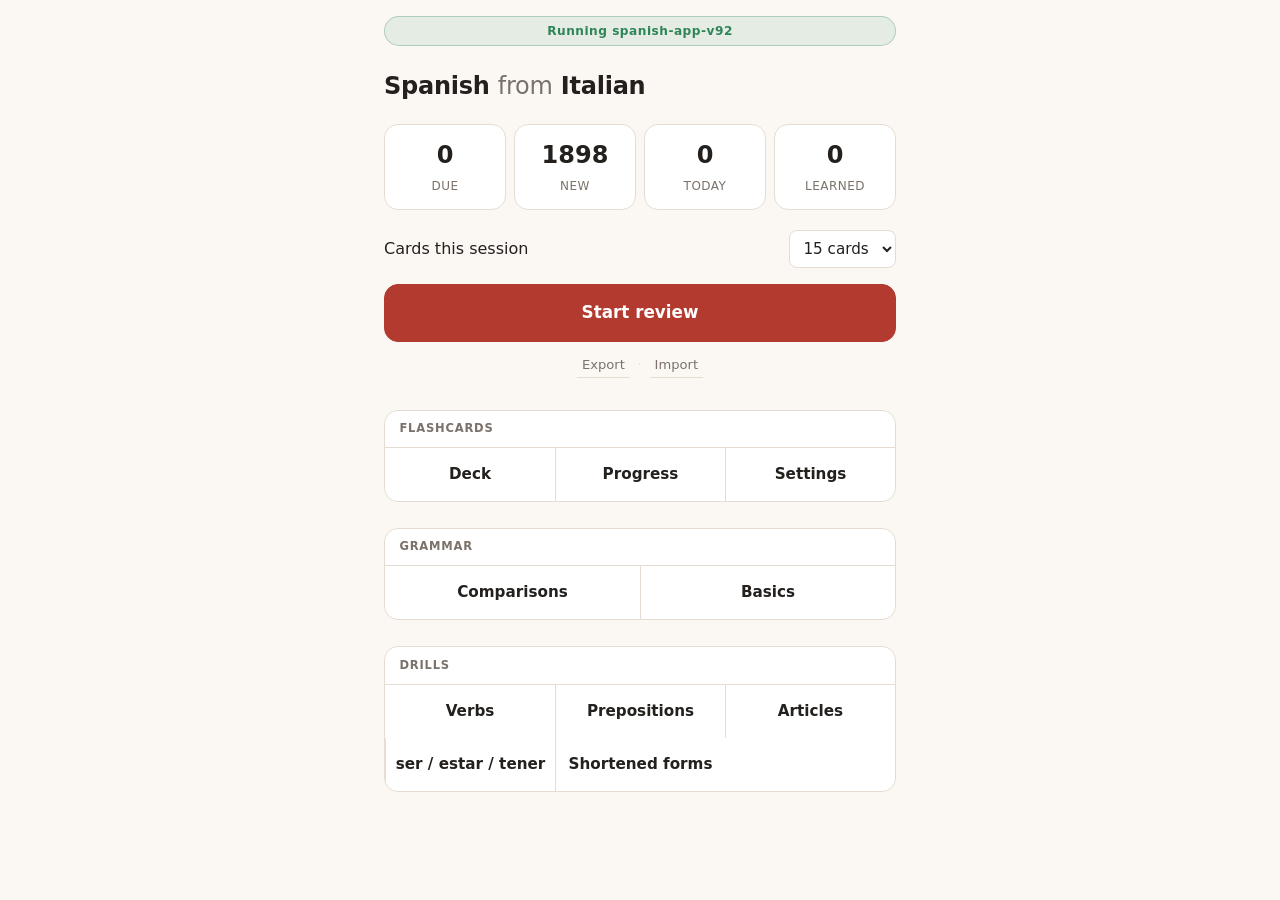
<file: index.html>
<!doctype html>
<html lang="en">
<head>
<meta charset="utf-8">
<meta name="viewport" content="width=device-width, initial-scale=1, viewport-fit=cover">
<meta name="theme-color" content="#b23a2e">
<title>Spanish from Italian</title>
<link rel="manifest" href="manifest.webmanifest">
<link rel="apple-touch-icon" href="icons/icon-192.png">
<meta name="apple-mobile-web-app-capable" content="yes">
<meta name="apple-mobile-web-app-status-bar-style" content="default">
<link rel="stylesheet" href="app.css">
</head>
<body>

<main id="app">

  <p id="fatal" class="fatal hidden"></p>

  <!-- Home -->
  <section id="view-home" class="view">
    <p id="update-note" class="update-note hidden"></p>
    <h1>Spanish <span class="from">from</span> Italian</h1>

    <div class="counts">
      <div class="count"><b id="c-due">–</b><span>due</span></div>
      <div class="count"><b id="c-new">–</b><span>new</span></div>
      <div class="count"><b id="reviews-today">–</b><span>today</span></div>
      <div class="count"><b id="c-learned">–</b><span>learned</span></div>
    </div>

    <label class="row session-size">
      Cards this session
      <select id="f-size"></select>
    </label>

    <p id="backup-warning" class="backup-warning hidden"></p>

    <button id="start" class="primary">Start review</button>
    <p id="nothing-due" class="muted hidden"></p>

    <p class="backup-line">
      <button id="export" class="linkish">Export</button>
      <span class="sep">·</span>
      <button id="import-btn" class="linkish">Import</button>
      <input id="import" type="file" accept="application/json" hidden>
    </p>
    <p id="backup-msg" class="muted small centred"></p>

    <div class="group">
      <h2 class="group-title">Flashcards</h2>
      <div class="group-row">
        <button id="open-deck">Deck</button>
        <button id="open-progress">Progress</button>
        <button id="open-settings">Settings</button>
      </div>
    </div>

    <div class="group">
      <h2 class="group-title">Grammar</h2>
      <div class="group-row two">
        <button id="open-grammar">Comparisons</button>
        <button id="open-basics">Basics</button>
      </div>
    </div>

    <div class="group">
      <h2 class="group-title">Drills</h2>
      <div class="group-row">
        <button id="open-drill">Verbs</button>
        <button id="open-prep">Prepositions</button>
        <button id="open-articles">Articles</button>
        <button id="open-aux">ser / estar / tener</button>
        <button id="open-apocope">Shortened forms</button>
      </div>
    </div>
  </section>

  <!-- Deck: which cards get drilled -->
  <section id="view-deck" class="view hidden">
    <header class="review-bar">
      <button id="close-deck" class="ghost" aria-label="Back">✕</button>
      <h2 class="progress-title">Deck</h2>
    </header>

    <fieldset>
      <legend>Frequency band</legend>
      <div id="f-tiers" class="chips"></div>
    </fieldset>

    <fieldset>
      <legend>How close to Italian</legend>
      <div id="f-buckets" class="chips"></div>
    </fieldset>

    <fieldset>
      <legend>Part of speech</legend>
      <div id="f-pos" class="chips"></div>
    </fieldset>

    <fieldset>
      <legend>Drill one grade</legend>
      <div id="f-grades" class="chips"></div>
      <p class="muted small">
        Leave all off for the normal mixed session. Turning one on reviews
        only those cards, due first, then whatever comes due soonest.
      </p>
    </fieldset>

    <details id="check-panel" class="mood">
      <summary>Check pile</summary>
      <p class="muted small">
        Cards you have flagged as wrong, with what you said about them. They
        stay out of review until the pairing changes, and then come back on
        their own. Tap a word to see the card again.
      </p>
      <div class="scroller"><table id="check-table" class="check-table"></table></div>
      <div id="preview" class="detail preview hidden" role="dialog" aria-label="Flagged card"></div>
    </details>
  </section>

  <!-- Settings: how the cards behave -->
  <section id="view-settings" class="view hidden">
    <header class="review-bar">
      <button id="close-settings" class="ghost" aria-label="Back">✕</button>
      <h2 class="progress-title">Settings</h2>
      <p id="build-line" class="build-line"></p>
    </header>

    <fieldset>
      <legend>Direction</legend>
      <p class="muted small">
        Every card runs Italian to Spanish. Recognition is the half you already
        have, so it is no longer scheduled — the Spanish side of a card lives
        behind each answer instead, as an entry you can open.
      </p>
    </fieldset>

    <fieldset>
      <legend>Sound</legend>
      <div id="f-speech" class="chips"></div>
      <div id="voice-rows"></div>
    </fieldset>

    <fieldset>
      <legend>Credits</legend>
      <p class="muted small">
        Example sentences from <a href="https://tatoeba.org" target="_blank"
        rel="noopener noreferrer">Tatoeba</a>, CC BY 2.0 FR. Word pairs from
        <a href="https://github.com/apertium/apertium-spa-ita" target="_blank"
        rel="noopener noreferrer">Apertium</a>. Frequencies from
        <a href="https://pypi.org/project/wordfreq/" target="_blank"
        rel="noopener noreferrer">wordfreq</a>.
      </p>
    </fieldset>

    <fieldset>
      <legend>Backup</legend>
      <p class="muted small">
        iOS can clear a web app's storage if it goes unused. Export now and
        then — it is the only copy of your progress.
      </p>
      <p id="backup-when" class="muted small"></p>
    </fieldset>
  </section>

  <!-- Progress -->
  <section id="view-progress" class="view hidden">
    <header class="review-bar">
      <button id="close-progress" class="ghost" aria-label="Back">✕</button>
      <h2 class="progress-title">Progress</h2>
    </header>

    <div id="scope-toggle" class="chips scope-toggle"></div>
    <div id="stat-row" class="stat-row"></div>
    <p id="stat-note" class="muted small stat-note"></p>

    <h3 class="section-label">By grade</h3>
    <div id="grade-chart" class="grade-chart"></div>

    <h3 class="section-label">Recognition against production</h3>
    <div id="direction-chart"></div>
    <p id="direction-note" class="muted small"></p>

    <h3 class="section-label">Coming due</h3>
    <div id="forecast-chart" class="day-chart"></div>
    <p id="forecast-readout" class="chart-readout"></p>
    <p id="forecast-summary" class="muted small"></p>

    <h3 class="section-label">Reviews per day</h3>
    <div id="day-chart" class="day-chart"></div>
    <p id="day-readout" class="chart-readout"></p>
    <p id="day-summary" class="muted small"></p>

    <details id="trouble-panel" class="mood">
      <summary>Keeps catching you out</summary>
      <div id="trouble-window" class="chips trouble-window"></div>
      <div id="trouble-list" class="trouble-list"></div>
      <p id="trouble-note" class="muted small"></p>
    </details>
  </section>

  <!-- Conjugation -->
  <section id="view-conj" class="view hidden">
    <header class="review-bar">
      <button id="close-conj" class="ghost" aria-label="Back">✕</button>
      <h2 class="progress-title" id="conj-title"></h2>
    </header>
    <div id="conj-body"></div>
  </section>

  <!-- Grammar -->
  <section id="view-grammar" class="view hidden">
    <header class="review-bar">
      <button id="close-grammar" class="ghost" aria-label="Back">✕</button>
      <h2 class="progress-title" id="grammar-title">Grammar</h2>
    </header>
    <div id="grammar-body"></div>
  </section>

  <!-- Conjugation drill -->
  <section id="view-drill" class="view hidden">
    <header class="review-bar">
      <button id="close-drill" class="ghost" aria-label="Back">✕</button>
      <h2 class="progress-title" id="drill-title">Conjugation drill</h2>
    </header>
    <div id="drill-body"></div>
  </section>

  <!-- Preposition drill -->
  <section id="view-prep" class="view hidden">
    <header class="review-bar">
      <button id="close-prep" class="ghost" aria-label="Back">✕</button>
      <h2 class="progress-title" id="prep-title">Prepositions</h2>
    </header>
    <div id="prep-body"></div>
  </section>

  <!-- Basics -->
  <section id="view-basics" class="view hidden">
    <header class="review-bar">
      <button id="close-basics" class="ghost" aria-label="Back">✕</button>
      <h2 class="progress-title" id="basics-title">Basics</h2>
    </header>
    <div id="basics-body"></div>
  </section>

  <!-- Auxiliary drill -->
  <section id="view-aux" class="view hidden">
    <header class="review-bar">
      <button id="close-aux" class="ghost" aria-label="Back">✕</button>
      <h2 class="progress-title" id="aux-title">ser, estar, tener, haber</h2>
    </header>
    <div id="aux-body"></div>
  </section>

  <!-- Shortened-form drill -->
  <section id="view-apocope" class="view hidden">
    <header class="review-bar">
      <button id="close-apocope" class="ghost" aria-label="Back">✕</button>
      <h2 class="progress-title" id="apocope-title">Shortened forms</h2>
    </header>
    <div id="apocope-body"></div>
  </section>

  <!-- Article drill -->
  <section id="view-articles" class="view hidden">
    <header class="review-bar">
      <button id="close-articles" class="ghost" aria-label="Back">✕</button>
      <h2 class="progress-title" id="articles-title">Articles</h2>
    </header>
    <div id="articles-body"></div>
  </section>

  <!-- Review -->
  <section id="view-review" class="view hidden">
    <header class="review-bar">
      <button id="quit" class="ghost" aria-label="End session">✕</button>
      <div class="progress"><div id="progress-fill"></div></div>
      <span id="remaining" class="muted small"></span>
    </header>

    <div class="card">
      <div id="direction" class="direction"></div>

      <div class="word-row">
        <span id="prompt" class="prompt"></span>
        <button id="say-prompt" class="say" aria-label="Hear this word">▶</button>
      </div>
      <p id="pos-line" class="pos-line hidden"></p>

      <div id="answers" class="answers hidden"></div>
      <div id="detail" class="detail hidden" role="dialog" aria-label="Word detail"></div>

      <div id="meta" class="meta hidden"></div>
      <div id="present-table" class="present-table hidden"></div>

      <p id="accent-note" class="accent-note hidden">
        <span id="accent-text"></span>
        <button id="accents" class="say" aria-label="Hear the other accent">▶</button>
      </p>

      <div class="compare-row">
        <button id="examples-btn" class="compare hidden">Examples</button>
        <button id="conj-btn" class="compare hidden">Conjugation</button>
      </div>
      <button id="flag-btn" class="flag-btn hidden" type="button">Send to check pile</button>
      <div id="flag-form" class="flag-form hidden">
        <label for="flag-note" class="flag-label">What looks wrong?</label>
        <textarea id="flag-note" class="flag-note" rows="3"
                  placeholder="e.g. dovere should be deber, not tener"></textarea>
        <div class="flag-actions">
          <button id="flag-cancel" class="flag-cancel" type="button">Cancel</button>
          <button id="flag-confirm" class="flag-confirm" type="button">Confirm</button>
        </div>
      </div>

      <div id="examples" class="examples hidden"></div>

      <p id="card-links" class="card-links hidden">
        <a id="link-wr"  target="_blank" rel="noopener noreferrer">WordReference</a>
        <a id="link-rev" target="_blank" rel="noopener noreferrer">Reverso</a>
        <a id="link-yg"  target="_blank" rel="noopener noreferrer">YouGlish</a>
      </p>
    </div>

    <div id="reveal-row" class="actions">
      <button id="reveal" class="primary">Show answer</button>
    </div>

    <div id="grade-row" class="actions grades hidden">
      <button data-g="0" class="g-again">Again<small></small></button>
      <button data-g="1" class="g-hard">Hard<small></small></button>
      <button data-g="2" class="g-good">Good<small></small></button>
      <button data-g="3" class="g-easy">Easy<small></small></button>
    </div>
  </section>

  <!-- Done -->
  <section id="view-done" class="view hidden">
    <h2>Session complete</h2>
    <p id="done-summary" class="muted"></p>
    <button id="back-home" class="primary">Done</button>
  </section>

</main>

<script type="module" src="js/main.js"></script>
</body>
</html>
</file>
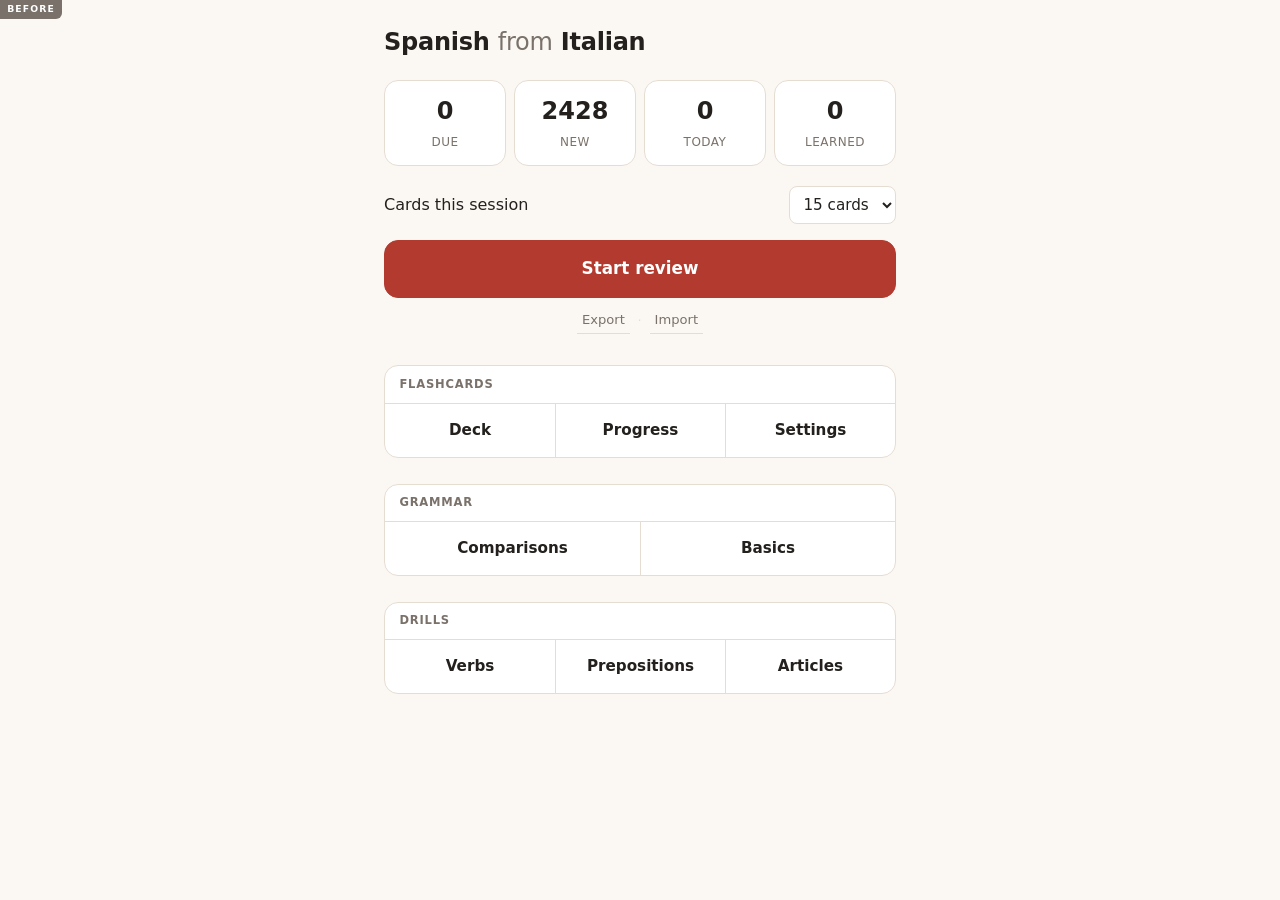
<file: classic/index.html>
<!doctype html>
<html lang="en">
<head>
<meta charset="utf-8">
<meta name="viewport" content="width=device-width, initial-scale=1, viewport-fit=cover">
<meta name="theme-color" content="#b23a2e">
<title>Spanish from Italian</title>
<link rel="manifest" href="manifest.webmanifest">
<link rel="apple-touch-icon" href="icons/icon-192.png">
<meta name="apple-mobile-web-app-capable" content="yes">
<meta name="apple-mobile-web-app-status-bar-style" content="default">
<link rel="stylesheet" href="app.css">
</head>
<body data-classic="1">

<main id="app">

  <p id="fatal" class="fatal hidden"></p>

  <!-- Home -->
  <section id="view-home" class="view">
    <h1>Spanish <span class="from">from</span> Italian</h1>

    <div class="counts">
      <div class="count"><b id="c-due">–</b><span>due</span></div>
      <div class="count"><b id="c-new">–</b><span>new</span></div>
      <div class="count"><b id="reviews-today">–</b><span>today</span></div>
      <div class="count"><b id="c-learned">–</b><span>learned</span></div>
    </div>

    <label class="row session-size">
      Cards this session
      <select id="f-size"></select>
    </label>

    <p id="backup-warning" class="backup-warning hidden"></p>

    <button id="start" class="primary">Start review</button>
    <p id="nothing-due" class="muted hidden"></p>

    <p class="backup-line">
      <button id="export" class="linkish">Export</button>
      <span class="sep">·</span>
      <button id="import-btn" class="linkish">Import</button>
      <input id="import" type="file" accept="application/json" hidden>
    </p>
    <p id="backup-msg" class="muted small centred"></p>

    <div class="group">
      <h2 class="group-title">Flashcards</h2>
      <div class="group-row">
        <button id="open-deck">Deck</button>
        <button id="open-progress">Progress</button>
        <button id="open-settings">Settings</button>
      </div>
    </div>

    <div class="group">
      <h2 class="group-title">Grammar</h2>
      <div class="group-row two">
        <button id="open-grammar">Comparisons</button>
        <button id="open-basics">Basics</button>
      </div>
    </div>

    <div class="group">
      <h2 class="group-title">Drills</h2>
      <div class="group-row">
        <button id="open-drill">Verbs</button>
        <button id="open-prep">Prepositions</button>
        <button id="open-articles">Articles</button>
      </div>
    </div>
  </section>

  <!-- Deck: which cards get drilled -->
  <section id="view-deck" class="view hidden">
    <header class="review-bar">
      <button id="close-deck" class="ghost" aria-label="Back">✕</button>
      <h2 class="progress-title">Deck</h2>
    </header>

    <fieldset>
      <legend>Frequency band</legend>
      <div id="f-tiers" class="chips"></div>
    </fieldset>

    <fieldset>
      <legend>How close to Italian</legend>
      <div id="f-buckets" class="chips"></div>
    </fieldset>

    <fieldset>
      <legend>Part of speech</legend>
      <div id="f-pos" class="chips"></div>
    </fieldset>

    <fieldset>
      <legend>Drill one grade</legend>
      <div id="f-grades" class="chips"></div>
      <p class="muted small">
        Leave all off for the normal mixed session. Turning one on reviews
        only those cards, due first, then whatever comes due soonest.
      </p>
    </fieldset>

    <details id="word-list-panel" class="mood">
      <summary>The words themselves</summary>
      <div class="word-list-head">
        <span id="word-list-count" class="muted small"></span>
        <button id="word-list-play" class="compare" type="button">▶ Read the list</button>
      </div>
      <div id="word-list"></div>
    </details>
  </section>

  <!-- Settings: how the cards behave -->
  <section id="view-settings" class="view hidden">
    <header class="review-bar">
      <button id="close-settings" class="ghost" aria-label="Back">✕</button>
      <h2 class="progress-title">Settings</h2>
      <p id="build-line" class="build-line"></p>
    </header>

    <fieldset>
      <legend>Direction</legend>
      <div id="f-directions" class="chips"></div>
      <p class="muted small">
        Each direction is scheduled separately. Reading Spanish is recognition;
        producing it is harder, and sharing one schedule would let the easy
        direction hide the hard one.
      </p>
    </fieldset>

    <fieldset>
      <legend>Sound</legend>
      <div id="f-speech" class="chips"></div>
      <div id="voice-rows"></div>
    </fieldset>

    <fieldset>
      <legend>Credits</legend>
      <p class="muted small">
        Example sentences from <a href="https://tatoeba.org" target="_blank"
        rel="noopener noreferrer">Tatoeba</a>, CC BY 2.0 FR. Word pairs from
        <a href="https://github.com/apertium/apertium-spa-ita" target="_blank"
        rel="noopener noreferrer">Apertium</a>. Frequencies from
        <a href="https://pypi.org/project/wordfreq/" target="_blank"
        rel="noopener noreferrer">wordfreq</a>.
      </p>
    </fieldset>

    <fieldset>
      <legend>Backup</legend>
      <p class="muted small">
        iOS can clear a web app's storage if it goes unused. Export now and
        then — it is the only copy of your progress.
      </p>
      <p id="backup-when" class="muted small"></p>
    </fieldset>
  </section>

  <!-- Progress -->
  <section id="view-progress" class="view hidden">
    <header class="review-bar">
      <button id="close-progress" class="ghost" aria-label="Back">✕</button>
      <h2 class="progress-title">Progress</h2>
    </header>

    <div id="scope-toggle" class="chips scope-toggle"></div>
    <div id="stat-row" class="stat-row"></div>
    <p id="stat-note" class="muted small stat-note"></p>

    <h3 class="section-label">By grade</h3>
    <div id="grade-chart" class="grade-chart"></div>

    <h3 class="section-label">Recognition against production</h3>
    <div id="direction-chart"></div>
    <p id="direction-note" class="muted small"></p>

    <h3 class="section-label">Coming due</h3>
    <div id="forecast-chart" class="day-chart"></div>
    <p id="forecast-readout" class="chart-readout"></p>
    <p id="forecast-summary" class="muted small"></p>

    <h3 class="section-label">Reviews per day</h3>
    <div id="day-chart" class="day-chart"></div>
    <p id="day-readout" class="chart-readout"></p>
    <p id="day-summary" class="muted small"></p>

    <details id="trouble-panel" class="mood">
      <summary>Keeps catching you out</summary>
      <div id="trouble-window" class="chips trouble-window"></div>
      <div id="trouble-list" class="trouble-list"></div>
      <p id="trouble-note" class="muted small"></p>
    </details>
  </section>

  <!-- Conjugation -->
  <section id="view-conj" class="view hidden">
    <header class="review-bar">
      <button id="close-conj" class="ghost" aria-label="Back">✕</button>
      <h2 class="progress-title" id="conj-title"></h2>
    </header>
    <div id="conj-body"></div>
  </section>

  <!-- Grammar -->
  <section id="view-grammar" class="view hidden">
    <header class="review-bar">
      <button id="close-grammar" class="ghost" aria-label="Back">✕</button>
      <h2 class="progress-title" id="grammar-title">Grammar</h2>
    </header>
    <div id="grammar-body"></div>
  </section>

  <!-- Conjugation drill -->
  <section id="view-drill" class="view hidden">
    <header class="review-bar">
      <button id="close-drill" class="ghost" aria-label="Back">✕</button>
      <h2 class="progress-title" id="drill-title">Conjugation drill</h2>
    </header>
    <div id="drill-body"></div>
  </section>

  <!-- Preposition drill -->
  <section id="view-prep" class="view hidden">
    <header class="review-bar">
      <button id="close-prep" class="ghost" aria-label="Back">✕</button>
      <h2 class="progress-title" id="prep-title">Prepositions</h2>
    </header>
    <div id="prep-body"></div>
  </section>

  <!-- Basics -->
  <section id="view-basics" class="view hidden">
    <header class="review-bar">
      <button id="close-basics" class="ghost" aria-label="Back">✕</button>
      <h2 class="progress-title" id="basics-title">Basics</h2>
    </header>
    <div id="basics-body"></div>
  </section>

  <!-- Article drill -->
  <section id="view-articles" class="view hidden">
    <header class="review-bar">
      <button id="close-articles" class="ghost" aria-label="Back">✕</button>
      <h2 class="progress-title" id="articles-title">Articles</h2>
    </header>
    <div id="articles-body"></div>
  </section>

  <!-- Review -->
  <section id="view-review" class="view hidden">
    <header class="review-bar">
      <button id="quit" class="ghost" aria-label="End session">✕</button>
      <div class="progress"><div id="progress-fill"></div></div>
      <span id="remaining" class="muted small"></span>
    </header>

    <div class="card">
      <div id="direction" class="direction"></div>

      <div class="word-row">
        <span id="prompt" class="prompt"></span>
        <button id="say-prompt" class="say" aria-label="Hear this word">▶</button>
      </div>

      <div id="answers" class="answers hidden"></div>

      <div id="meta" class="meta hidden"></div>
      <div id="present-table" class="present-table hidden"></div>

      <p id="accent-note" class="accent-note hidden">
        <span id="accent-text"></span>
        <button id="accents" class="say" aria-label="Hear the other accent">▶</button>
      </p>

      <div class="compare-row">
        <button id="examples-btn" class="compare hidden">Examples</button>
        <button id="conj-btn" class="compare hidden">Conjugation</button>
      </div>

      <div id="examples" class="examples hidden"></div>

      <p id="card-links" class="card-links hidden">
        <a id="link-wr"  target="_blank" rel="noopener noreferrer">WordReference</a>
        <a id="link-rev" target="_blank" rel="noopener noreferrer">Reverso</a>
        <a id="link-yg"  target="_blank" rel="noopener noreferrer">YouGlish</a>
      </p>
    </div>

    <div id="reveal-row" class="actions">
      <button id="reveal" class="primary">Show answer</button>
    </div>

    <div id="grade-row" class="actions grades hidden">
      <button data-g="0" class="g-again">Again<small></small></button>
      <button data-g="1" class="g-hard">Hard<small></small></button>
      <button data-g="2" class="g-good">Good<small></small></button>
      <button data-g="3" class="g-easy">Easy<small></small></button>
    </div>
  </section>

  <!-- Done -->
  <section id="view-done" class="view hidden">
    <h2>Session complete</h2>
    <p id="done-summary" class="muted"></p>
    <button id="back-home" class="primary">Done</button>
  </section>

</main>

<script type="module" src="js/main.js"></script>
</body>
</html>
</file>
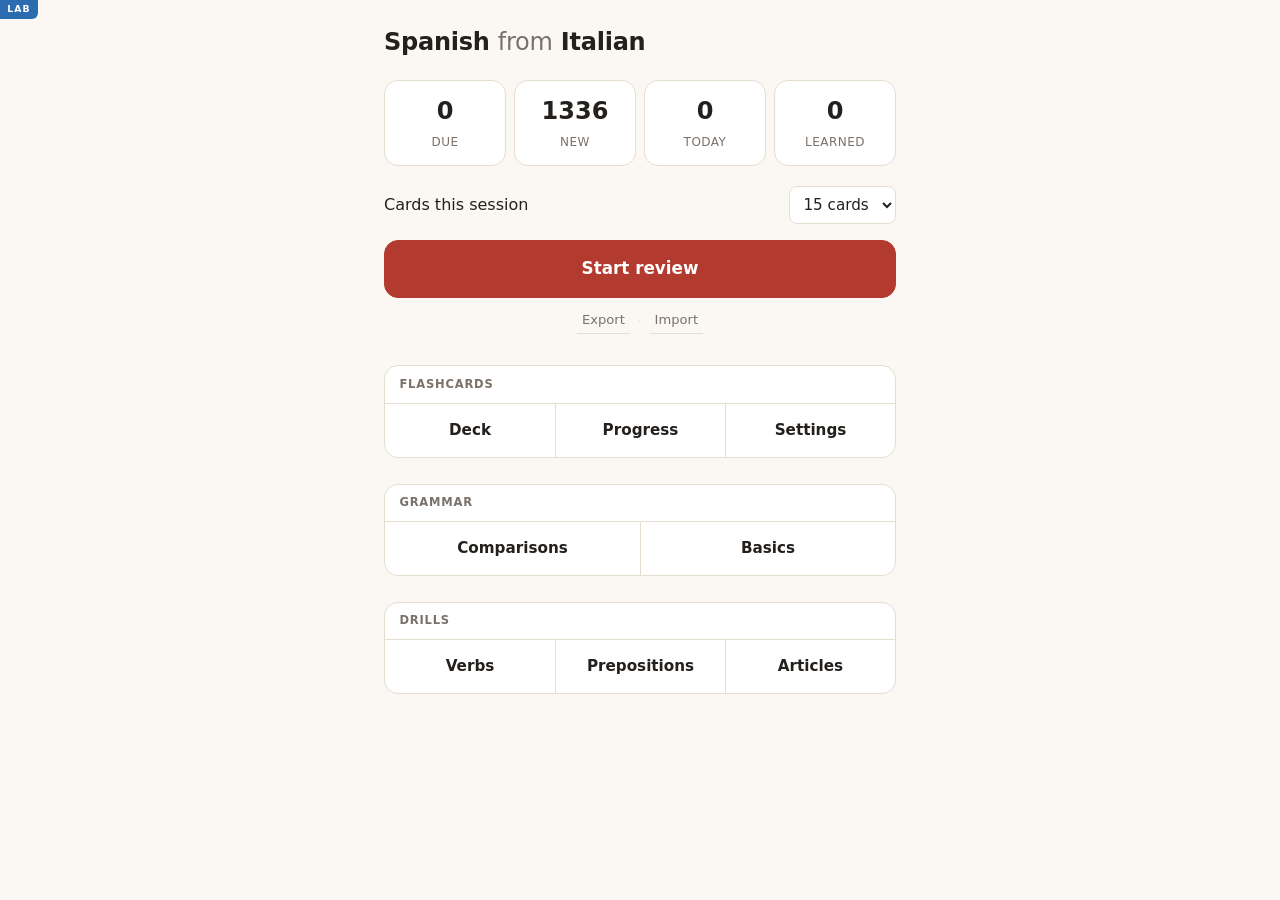
<file: lab/index.html>
<!doctype html>
<html lang="en">
<head>
<meta charset="utf-8">
<meta name="viewport" content="width=device-width, initial-scale=1, viewport-fit=cover">
<meta name="theme-color" content="#b23a2e">
<title>Spanish from Italian</title>
<link rel="manifest" href="manifest.webmanifest">
<link rel="apple-touch-icon" href="icons/icon-192.png">
<meta name="apple-mobile-web-app-capable" content="yes">
<meta name="apple-mobile-web-app-status-bar-style" content="default">
<link rel="stylesheet" href="app.css">
</head>
<body data-lab="1">

<main id="app">

  <p id="fatal" class="fatal hidden"></p>

  <!-- Home -->
  <section id="view-home" class="view">
    <h1>Spanish <span class="from">from</span> Italian</h1>

    <div class="counts">
      <div class="count"><b id="c-due">–</b><span>due</span></div>
      <div class="count"><b id="c-new">–</b><span>new</span></div>
      <div class="count"><b id="reviews-today">–</b><span>today</span></div>
      <div class="count"><b id="c-learned">–</b><span>learned</span></div>
    </div>

    <label class="row session-size">
      Cards this session
      <select id="f-size"></select>
    </label>

    <p id="backup-warning" class="backup-warning hidden"></p>

    <button id="start" class="primary">Start review</button>
    <p id="nothing-due" class="muted hidden"></p>

    <p class="backup-line">
      <button id="export" class="linkish">Export</button>
      <span class="sep">·</span>
      <button id="import-btn" class="linkish">Import</button>
      <input id="import" type="file" accept="application/json" hidden>
    </p>
    <p id="backup-msg" class="muted small centred"></p>

    <div class="group">
      <h2 class="group-title">Flashcards</h2>
      <div class="group-row">
        <button id="open-deck">Deck</button>
        <button id="open-progress">Progress</button>
        <button id="open-settings">Settings</button>
      </div>
    </div>

    <div class="group">
      <h2 class="group-title">Grammar</h2>
      <div class="group-row two">
        <button id="open-grammar">Comparisons</button>
        <button id="open-basics">Basics</button>
      </div>
    </div>

    <div class="group">
      <h2 class="group-title">Drills</h2>
      <div class="group-row">
        <button id="open-drill">Verbs</button>
        <button id="open-prep">Prepositions</button>
        <button id="open-articles">Articles</button>
      </div>
    </div>
  </section>

  <!-- Deck: which cards get drilled -->
  <section id="view-deck" class="view hidden">
    <header class="review-bar">
      <button id="close-deck" class="ghost" aria-label="Back">✕</button>
      <h2 class="progress-title">Deck</h2>
    </header>

    <fieldset>
      <legend>Frequency band</legend>
      <div id="f-tiers" class="chips"></div>
    </fieldset>

    <fieldset>
      <legend>How close to Italian</legend>
      <div id="f-buckets" class="chips"></div>
    </fieldset>

    <fieldset>
      <legend>Part of speech</legend>
      <div id="f-pos" class="chips"></div>
    </fieldset>

    <fieldset>
      <legend>Drill one grade</legend>
      <div id="f-grades" class="chips"></div>
      <p class="muted small">
        Leave all off for the normal mixed session. Turning one on reviews
        only those cards, due first, then whatever comes due soonest.
      </p>
    </fieldset>

    <details id="word-list-panel" class="mood">
      <summary>The words themselves</summary>
      <div class="word-list-head">
        <span id="word-list-count" class="muted small"></span>
        <button id="word-list-play" class="compare" type="button">▶ Read the list</button>
      </div>
      <div id="word-list"></div>
    </details>
  </section>

  <!-- Settings: how the cards behave -->
  <section id="view-settings" class="view hidden">
    <header class="review-bar">
      <button id="close-settings" class="ghost" aria-label="Back">✕</button>
      <h2 class="progress-title">Settings</h2>
      <p id="build-line" class="build-line"></p>
    </header>

    <fieldset>
      <legend>Direction</legend>
      <p class="muted small">
        Every card runs Italian to Spanish. Recognition is the half you already
        have, so it is no longer scheduled — the Spanish side of a card lives
        behind each answer instead, as an entry you can open.
      </p>
    </fieldset>

    <fieldset>
      <legend>Sound</legend>
      <div id="f-speech" class="chips"></div>
      <div id="voice-rows"></div>
    </fieldset>

    <fieldset>
      <legend>Credits</legend>
      <p class="muted small">
        Example sentences from <a href="https://tatoeba.org" target="_blank"
        rel="noopener noreferrer">Tatoeba</a>, CC BY 2.0 FR. Word pairs from
        <a href="https://github.com/apertium/apertium-spa-ita" target="_blank"
        rel="noopener noreferrer">Apertium</a>. Frequencies from
        <a href="https://pypi.org/project/wordfreq/" target="_blank"
        rel="noopener noreferrer">wordfreq</a>.
      </p>
    </fieldset>

    <fieldset>
      <legend>Backup</legend>
      <p class="muted small">
        iOS can clear a web app's storage if it goes unused. Export now and
        then — it is the only copy of your progress.
      </p>
      <p id="backup-when" class="muted small"></p>
    </fieldset>
  </section>

  <!-- Progress -->
  <section id="view-progress" class="view hidden">
    <header class="review-bar">
      <button id="close-progress" class="ghost" aria-label="Back">✕</button>
      <h2 class="progress-title">Progress</h2>
    </header>

    <div id="scope-toggle" class="chips scope-toggle"></div>
    <div id="stat-row" class="stat-row"></div>
    <p id="stat-note" class="muted small stat-note"></p>

    <h3 class="section-label">By grade</h3>
    <div id="grade-chart" class="grade-chart"></div>

    <h3 class="section-label">Recognition against production</h3>
    <div id="direction-chart"></div>
    <p id="direction-note" class="muted small"></p>

    <h3 class="section-label">Coming due</h3>
    <div id="forecast-chart" class="day-chart"></div>
    <p id="forecast-readout" class="chart-readout"></p>
    <p id="forecast-summary" class="muted small"></p>

    <h3 class="section-label">Reviews per day</h3>
    <div id="day-chart" class="day-chart"></div>
    <p id="day-readout" class="chart-readout"></p>
    <p id="day-summary" class="muted small"></p>

    <details id="trouble-panel" class="mood">
      <summary>Keeps catching you out</summary>
      <div id="trouble-window" class="chips trouble-window"></div>
      <div id="trouble-list" class="trouble-list"></div>
      <p id="trouble-note" class="muted small"></p>
    </details>
  </section>

  <!-- Conjugation -->
  <section id="view-conj" class="view hidden">
    <header class="review-bar">
      <button id="close-conj" class="ghost" aria-label="Back">✕</button>
      <h2 class="progress-title" id="conj-title"></h2>
    </header>
    <div id="conj-body"></div>
  </section>

  <!-- Grammar -->
  <section id="view-grammar" class="view hidden">
    <header class="review-bar">
      <button id="close-grammar" class="ghost" aria-label="Back">✕</button>
      <h2 class="progress-title" id="grammar-title">Grammar</h2>
    </header>
    <div id="grammar-body"></div>
  </section>

  <!-- Conjugation drill -->
  <section id="view-drill" class="view hidden">
    <header class="review-bar">
      <button id="close-drill" class="ghost" aria-label="Back">✕</button>
      <h2 class="progress-title" id="drill-title">Conjugation drill</h2>
    </header>
    <div id="drill-body"></div>
  </section>

  <!-- Preposition drill -->
  <section id="view-prep" class="view hidden">
    <header class="review-bar">
      <button id="close-prep" class="ghost" aria-label="Back">✕</button>
      <h2 class="progress-title" id="prep-title">Prepositions</h2>
    </header>
    <div id="prep-body"></div>
  </section>

  <!-- Basics -->
  <section id="view-basics" class="view hidden">
    <header class="review-bar">
      <button id="close-basics" class="ghost" aria-label="Back">✕</button>
      <h2 class="progress-title" id="basics-title">Basics</h2>
    </header>
    <div id="basics-body"></div>
  </section>

  <!-- Article drill -->
  <section id="view-articles" class="view hidden">
    <header class="review-bar">
      <button id="close-articles" class="ghost" aria-label="Back">✕</button>
      <h2 class="progress-title" id="articles-title">Articles</h2>
    </header>
    <div id="articles-body"></div>
  </section>

  <!-- Review -->
  <section id="view-review" class="view hidden">
    <header class="review-bar">
      <button id="quit" class="ghost" aria-label="End session">✕</button>
      <div class="progress"><div id="progress-fill"></div></div>
      <span id="remaining" class="muted small"></span>
    </header>

    <div class="card">
      <div id="direction" class="direction"></div>

      <div class="word-row">
        <span id="prompt" class="prompt"></span>
        <button id="say-prompt" class="say" aria-label="Hear this word">▶</button>
      </div>
      <p id="pos-line" class="pos-line hidden"></p>

      <div id="answers" class="answers hidden"></div>
      <div id="detail" class="detail hidden" role="dialog" aria-label="Word detail"></div>

      <div id="meta" class="meta hidden"></div>
      <div id="present-table" class="present-table hidden"></div>

      <p id="accent-note" class="accent-note hidden">
        <span id="accent-text"></span>
        <button id="accents" class="say" aria-label="Hear the other accent">▶</button>
      </p>

      <div class="compare-row">
        <button id="examples-btn" class="compare hidden">Examples</button>
        <button id="conj-btn" class="compare hidden">Conjugation</button>
      </div>

      <div id="examples" class="examples hidden"></div>

      <p id="card-links" class="card-links hidden">
        <a id="link-wr"  target="_blank" rel="noopener noreferrer">WordReference</a>
        <a id="link-rev" target="_blank" rel="noopener noreferrer">Reverso</a>
        <a id="link-yg"  target="_blank" rel="noopener noreferrer">YouGlish</a>
      </p>
    </div>

    <div id="reveal-row" class="actions">
      <button id="reveal" class="primary">Show answer</button>
    </div>

    <div id="grade-row" class="actions grades hidden">
      <button data-g="0" class="g-again">Again<small></small></button>
      <button data-g="1" class="g-hard">Hard<small></small></button>
      <button data-g="2" class="g-good">Good<small></small></button>
      <button data-g="3" class="g-easy">Easy<small></small></button>
    </div>
  </section>

  <!-- Done -->
  <section id="view-done" class="view hidden">
    <h2>Session complete</h2>
    <p id="done-summary" class="muted"></p>
    <button id="back-home" class="primary">Done</button>
  </section>

</main>

<script type="module" src="js/main.js"></script>
</body>
</html>
</file>
<file: app.css>
/* Mobile-first. The review screen is the only one that matters in practice,
   so it gets the whole viewport and thumb-reachable controls. */

:root {
  --bg: #fbf8f4;
  --surface: #ffffff;
  --ink: #23201d;
  --muted: #7a726a;
  --line: #e6ddd2;
  --accent: #b23a2e;
  --again: #c0392b;
  --hard: #b7791f;
  --good: #2f855a;
  --easy: #2b6cb0;
  --radius: 14px;
}

@media (prefers-color-scheme: dark) {
  :root {
    --bg: #171513;
    --surface: #211e1b;
    --ink: #ece6df;
    --muted: #9b918a;
    --line: #35302b;
    --accent: #e0705f;
    --again: #e05a4c;
    --hard: #d99a3a;
    --good: #4fa87a;
    --easy: #5b95d6;
  }
}

* { box-sizing: border-box; }

body {
  margin: 0;
  background: var(--bg);
  color: var(--ink);
  font: 16px/1.5 -apple-system, BlinkMacSystemFont, "Segoe UI", system-ui, sans-serif;
  -webkit-font-smoothing: antialiased;
}

#app {
  max-width: 34rem;
  margin: 0 auto;
  padding: max(1rem, env(safe-area-inset-top)) 1rem
           max(1rem, env(safe-area-inset-bottom));
  min-height: 100dvh;
  display: flex;
  flex-direction: column;
}

.view { flex: 1; display: flex; flex-direction: column; }
.hidden { display: none !important; }

h1 { font-size: 1.5rem; margin: .5rem 0 1.25rem; font-weight: 650; letter-spacing: -.01em; }
h1 .from { color: var(--muted); font-weight: 400; }
h2 { font-size: 1.25rem; }

.muted { color: var(--muted); }
.small { font-size: .85rem; }

/* --- counts --- */
.counts { display: flex; gap: .5rem; margin-bottom: 1.25rem; }
.count {
  flex: 1; background: var(--surface); border: 1px solid var(--line);
  border-radius: var(--radius); padding: .75rem; text-align: center;
}
.count b { display: block; font-size: 1.5rem; font-variant-numeric: tabular-nums; }
.count span { font-size: .75rem; color: var(--muted); text-transform: uppercase; letter-spacing: .04em; }

/* --- buttons --- */
button {
  font: inherit; cursor: pointer; border-radius: var(--radius);
  border: 1px solid var(--line); background: var(--surface); color: var(--ink);
  padding: .7rem 1rem; transition: transform .06s ease, filter .15s ease;
}
button:active { transform: scale(.98); }

button.primary {
  background: var(--accent); border-color: var(--accent);
  color: #fff; font-weight: 600; padding: .95rem; width: 100%; font-size: 1.05rem;
}
button.ghost { border: none; background: none; color: var(--muted); padding: .4rem .6rem; font-size: 1.1rem; }

/* --- panels --- */
.panel {
  background: var(--surface); border: 1px solid var(--line);
  border-radius: var(--radius); margin-top: 1rem; padding: .25rem .9rem;
}
.panel summary { cursor: pointer; padding: .65rem 0; font-weight: 600; }
fieldset { border: none; padding: 0; margin: .5rem 0 1rem; }
legend { font-size: .8rem; color: var(--muted); text-transform: uppercase; letter-spacing: .04em; padding: 0 0 .4rem; }

.chips { display: flex; flex-wrap: wrap; gap: .4rem; }
.chip {
  border: 1px solid var(--line); border-radius: 999px;
  padding: .35rem .8rem; font-size: .9rem; background: transparent;
}
.chip[aria-pressed="true"] { background: var(--accent); border-color: var(--accent); color: #fff; }
.chip small { display: block; font-size: .7rem; opacity: .75; }

.row { display: flex; justify-content: space-between; align-items: center; gap: 1rem; padding: .5rem 0 1rem; }
.row input { width: 5rem; padding: .5rem; font: inherit; border-radius: 8px; border: 1px solid var(--line); background: var(--bg); color: var(--ink); }
.row-buttons { display: flex; gap: .5rem; padding-bottom: .75rem; }
.row-buttons button { flex: 1; }

/* --- review --- */
.review-bar { display: flex; align-items: center; gap: .75rem; margin-bottom: 1.5rem; }
.progress { flex: 1; height: 4px; background: var(--line); border-radius: 999px; overflow: hidden; }
#progress-fill { height: 100%; width: 0; background: var(--accent); transition: width .25s ease; }

.card {
  flex: 1; display: flex; flex-direction: column;
  align-items: center; justify-content: center; text-align: center; gap: .75rem;
  padding: 1rem 0;
}
.direction { font-size: .75rem; text-transform: uppercase; letter-spacing: .06em; color: var(--muted); }
.prompt { font-size: 2.5rem; font-weight: 600; letter-spacing: -.02em; line-height: 1.15; }
.answer { font-size: 2rem; color: var(--accent); font-weight: 600; }
.meta { font-size: .85rem; color: var(--muted); }
.meta .pos { font-style: italic; }

.actions { padding-top: 1rem; }
.grades { display: grid; grid-template-columns: repeat(4, 1fr); gap: .4rem; }
.grades button { padding: .8rem .2rem; font-size: .9rem; font-weight: 600; }
.grades small { display: block; font-weight: 400; font-size: .7rem; opacity: .7; margin-top: .15rem; }
.g-again { color: var(--again); } .g-hard { color: var(--hard); }
.g-good  { color: var(--good);  } .g-easy { color: var(--easy); }

#view-done { align-items: center; justify-content: center; text-align: center; }
#view-done button { margin-top: 1.5rem; max-width: 16rem; }

/* --- pronunciation --- */
.word-row { display: flex; align-items: center; justify-content: center; gap: .6rem; }

.say {
  border: 1px solid var(--line); background: var(--surface); color: var(--muted);
  width: 2.1rem; height: 2.1rem; border-radius: 50%;
  display: grid; place-items: center; padding: 0;
  font-size: .7rem; line-height: 1; flex: none;
}
.say:active { color: var(--accent); border-color: var(--accent); }

.compare {
  margin-top: .5rem; font-size: .85rem; padding: .45rem 1rem;
  color: var(--muted); border-radius: 999px;
}
.compare:active { color: var(--accent); border-color: var(--accent); }

/* --- voice pickers --- */
.voice-row { align-items: center; }
.voice-control { display: flex; align-items: center; gap: .5rem; }
.voice-control select {
  font: inherit; font-size: .9rem; max-width: 11rem;
  padding: .4rem .5rem; border-radius: 8px;
  border: 1px solid var(--line); background: var(--bg); color: var(--ink);
}

/* --- voice chips --- */
.voice-locale {
  font-size: .72rem; color: var(--muted); letter-spacing: .04em;
  text-transform: uppercase; margin: .6rem 0 .35rem;
}
.voice-more { margin: .9rem 0 .5rem; }
#voice-rows fieldset { margin-bottom: .25rem; }

.compare-row { display: flex; flex-wrap: wrap; gap: .4rem; justify-content: center; margin-top: .5rem; }
.compare-row .compare { margin-top: 0; }

.voice-note { display: flex; align-items: center; gap: .5rem; margin-top: .9rem; }

.accent-note {
  display: flex; align-items: center; justify-content: center; gap: .45rem;
  margin: .1rem 0 0; font-size: .8rem; color: var(--muted);
}
.accent-note .say { width: 1.7rem; height: 1.7rem; font-size: .6rem; }

/* --- external lookups --- */
.card-links {
  display: flex; flex-wrap: wrap; justify-content: center; gap: 1rem;
  margin: 1.25rem 0 0; font-size: .8rem;
}
.card-links a { color: var(--muted); text-decoration: none; border-bottom: 1px solid var(--line); padding-bottom: 1px; }
.card-links a:active { color: var(--accent); border-color: var(--accent); }

/* --- example sentences --- */
.examples { margin-top: 1rem; text-align: left; width: 100%; }
.example {
  border-top: 1px solid var(--line);
  padding: .7rem 0;
}
.example-es {
  /* Not a flex container. `highlight` splits the sentence into a <b> per
     matched word and a text node between, so under flex every word became its
     own item and wrapped wherever it liked -- a line break after one word,
     mid-sentence. The play button is inline instead. */
  margin: 0; font-size: 1rem; line-height: 1.45;
}
.example-es b { color: var(--accent); font-weight: 650; }
.example-es .say { vertical-align: middle; margin-left: .3rem; }
/* On a detail card the play button sits to the right of the sentence rather
   than below it, and may sit over the card's edge -- there is margin there. */
.detail-examples .example-es { position: relative; padding-right: 1.6rem; }
.detail-examples .example-es .say {
  position: absolute; right: -.5rem; top: 0; margin-left: 0;
}
.example-it { margin: .2rem 0 0; font-size: .92rem; color: var(--muted); }
.example-credit { margin: .8rem 0 0; font-size: .7rem; color: var(--muted); text-align: center; }
.example-credit a { color: inherit; }

/* --- session size --- */
.session-size { padding: 0 0 1rem; }
.session-size select {
  font: inherit; font-size: .95rem; padding: .5rem .6rem;
  border-radius: 8px; border: 1px solid var(--line);
  background: var(--surface); color: var(--ink);
}

button.secondary {
  width: 100%; margin-top: .75rem; font-weight: 600;
  background: var(--surface); color: var(--ink);
}

/* --- progress --- */
.progress-title { margin: 0; font-size: 1.15rem; }
.section-label {
  font-size: .75rem; text-transform: uppercase; letter-spacing: .05em;
  color: var(--muted); font-weight: 600; margin: 1.6rem 0 .6rem;
}

.bar-row { display: flex; align-items: center; gap: .6rem; margin-bottom: .4rem; }
.bar-label { width: 8.5rem; font-size: .85rem; flex: none; }
.bar-value { width: 2.6rem; text-align: right; font-size: .85rem; font-variant-numeric: tabular-nums; color: var(--muted); }
.bar-track { flex: 1; height: 1.1rem; background: var(--line); border-radius: 4px; overflow: hidden; }
.bar-fill { height: 100%; border-radius: 4px; min-width: 2px; transition: width .3s ease; }

/* A well known, F barely -- warm as it gets worse */
.g-a { background: #2f855a; }
.g-b { background: #559a52; }
.g-c { background: #a0a03c; }
.g-d { background: #c98a2e; }
.g-e { background: #cc6b33; }
.g-f { background: #c0392b; }
.g-new {
  /* Striped, to signal this bar is not on the same scale as the letters. */
  background: repeating-linear-gradient(
    -45deg, var(--line), var(--line) 5px, transparent 5px, transparent 10px);
  border: 1px solid var(--line);
}

.day-chart {
  display: flex; align-items: flex-end; gap: 3px;
  padding: .4rem 0 0;
}
.day-col {
  flex: 1; min-width: 0;
  display: flex; flex-direction: column; align-items: center; gap: .15rem;
}
.day-count {
  font-size: .6rem; color: var(--muted); line-height: 1;
  font-variant-numeric: tabular-nums; min-height: .7rem;
}
.day-track {
  width: 100%; height: 4.5rem;
  display: flex; align-items: flex-end;
  border-bottom: 1px solid var(--line);
}
.day-fill { width: 100%; background: var(--accent); border-radius: 2px 2px 0 0; min-height: 2px; }
.day-fill.empty { background: var(--line); min-height: 1px; }
.day-tick {
  font-size: .55rem; color: var(--muted); line-height: 1;
  white-space: nowrap; overflow: hidden; max-width: 100%;
}

.chart-note { margin: .7rem 0 0; text-align: center; }
.bar-value { min-width: 2.6rem; width: auto; white-space: nowrap; }

.day-fill.overdue { background: var(--again); }

/* --- failure and backup notices --- */
.fatal {
  background: var(--again); color: #fff;
  padding: .9rem 1rem; border-radius: var(--radius);
  margin: 0 0 1rem; font-size: .9rem; line-height: 1.45;
}
.backup-warning {
  margin: 0 0 .9rem; padding: .6rem .8rem; font-size: .82rem;
  border: 1px solid var(--hard); border-radius: var(--radius);
  color: var(--hard); text-align: center;
}

/* --- multiple senses --- */
.answers { display: flex; flex-direction: column; align-items: center; gap: .25rem; }
.answers .answer { font-size: 1.9rem; }
/* The first sense is the primary one and usually dominates -- tener is avere
   far more often than it is tenere -- so it leads. The step down is small on
   purpose: the ranking is a heuristic, and for genuinely co-equal senses like
   tiempo's tempo and meteo the later ones must still read as real answers
   rather than footnotes. */
.answers .word-row:not(:first-child) .answer {
  font-size: 1.55rem;
  color: color-mix(in srgb, var(--accent) 78%, var(--muted));
}

/* --- conjugation --- */
.conj-sub { margin: 0 0 .5rem; }
.conj-note { margin: 0 0 .5rem; }
.conj-warn {
  margin: 0 0 .6rem; padding: .55rem .7rem;
  border-left: 3px solid var(--hard); border-radius: 0 6px 6px 0;
  background: color-mix(in srgb, var(--hard) 8%, transparent);
  font-size: .82rem; line-height: 1.45; color: var(--ink);
}
.conj-table { margin-bottom: .5rem; }
.conj-row {
  display: grid; grid-template-columns: 7.2rem 1fr;
  gap: .5rem; align-items: baseline;
  padding: .3rem 0; border-bottom: 1px solid var(--line);
}
.conj-pron { font-size: .78rem; color: var(--muted); }
.conj-es { font-weight: 600; }
.conj-es.speakable { cursor: pointer; }
.conj-es.speakable:active { color: var(--accent); }

/* --- verb stem note --- */
.stem-note {
  margin: .15rem 0 0; font-size: .85rem; color: var(--muted);
  letter-spacing: .01em;
}
.stem-note b { color: var(--accent); font-weight: 650; }

/* --- home: backup line --- */
.backup-line {
  display: flex; justify-content: center; align-items: center; gap: .5rem;
  margin: .6rem 0 0;
}
.linkish {
  border: none; background: none; padding: .2rem .3rem;
  color: var(--muted); font-size: .82rem;
  border-bottom: 1px solid var(--line); border-radius: 0;
}
.linkish:active { color: var(--accent); border-color: var(--accent); }
.backup-line .sep { color: var(--line); font-size: .82rem; }
.centred { text-align: center; margin: .35rem 0 0; }

/* --- home: a titled group of destinations --- */
.group {
  margin-top: 1.6rem;
  border: 1px solid var(--line); border-radius: var(--radius);
  background: var(--surface); overflow: hidden;
}
.group-title {
  margin: 0; padding: .6rem .9rem;
  font-size: .72rem; font-weight: 650; letter-spacing: .07em;
  text-transform: uppercase; color: var(--muted);
  border-bottom: 1px solid var(--line);
}
.group-row { display: grid; grid-template-columns: repeat(3, 1fr); }
.group-row button {
  border: none; border-radius: 0; background: none;
  padding: .95rem .4rem; font-size: .95rem; font-weight: 600;
}
.group-row button + button { border-left: 1px solid var(--line); }
.group-row button:active { background: var(--bg); color: var(--accent); }

/* settings and deck are full screens now, so their fieldsets need room */
#view-deck fieldset, #view-settings fieldset { margin: 1.2rem 0; }

/* --- senses grouped by part of speech --- */
.answers.grouped { gap: 0; }
.answers.grouped .sense-pos {
  font-size: .68rem; text-transform: uppercase; letter-spacing: .07em;
  color: var(--muted); margin: .7rem 0 .1rem;
}
.answers.grouped .sense-pos:first-child { margin-top: 0; }
.answers.grouped .answer { font-size: 1.6rem; }
.answers.grouped .word-row:not(:first-child) .answer { color: var(--accent); }

/* --- conjugation moods --- */
.mood { margin-bottom: .5rem; }
.mood > summary {
  cursor: pointer; list-style: none;
  padding: .7rem 0 .5rem;
  font-size: .8rem; font-weight: 700; letter-spacing: .08em;
  text-transform: uppercase; color: var(--ink);
  border-bottom: 2px solid var(--line);
}
.mood > summary::-webkit-details-marker { display: none; }
.mood > summary::after { content: ' ▸'; color: var(--muted); font-weight: 400; }
.mood[open] > summary::after { content: ' ▾'; }
.conj-italian {
  margin: 0 0 .6rem; font-size: .82rem; line-height: 1.45; color: var(--muted);
  padding-left: .7rem; border-left: 2px solid var(--line);
}

/* --- present tense on the card --- */
.present-table {
  display: grid;
  grid-template-columns: auto auto;
  grid-template-rows: repeat(3, auto);
  grid-auto-flow: column;          /* singulars down the left, plurals right */
  gap: .1rem 1.6rem;
  justify-content: center;
  margin: .7rem 0 0;
}
.present-form {
  font-size: .95rem; color: var(--muted); text-align: left;
  font-variant-numeric: tabular-nums;
}
.present-form.speakable { cursor: pointer; }
.present-form.speakable:active { color: var(--accent); }

/* --- play a whole paradigm --- */
.play-all {
  width: 1.7rem; height: 1.7rem; padding: 0; flex: none;
  border: 1px solid var(--line); border-radius: 50%;
  background: var(--surface); color: var(--muted);
  font-size: .6rem; line-height: 1;
  display: inline-grid; place-items: center;
}
.play-all:active { color: var(--accent); border-color: var(--accent); }

.present-table {
  /* Column, so a card answering two verbs stacks their paradigms rather than
     setting them side by side -- two six-form tables abreast do not read, and
     do not fit a phone. */
  display: flex; flex-direction: column; align-items: center; gap: 1.2rem;
  margin: .7rem 0 0;
}
.present-block {
  display: flex; align-items: center; justify-content: center; gap: 1rem;
}
.present-grid {
  display: grid;
  grid-template-columns: auto auto;
  grid-template-rows: repeat(3, auto);
  grid-auto-flow: column;
  gap: .1rem 1.6rem;
}
.tense-head { display: flex; align-items: center; gap: .5rem; }

.present-form u {
  text-decoration: none;
  border-bottom: 2px solid var(--accent);
  color: var(--ink); font-weight: 600;
}

/* --- shared section furniture --- */
.section-intro { margin: 0 0 1.2rem; line-height: 1.5; }
.wide { grid-column: 1 / -1; }
.back-link { margin-top: 1.2rem; }

/* --- lesson and conversation lists --- */
.lesson-list { display: flex; flex-direction: column; gap: .5rem; }
.lesson-row {
  display: flex; align-items: flex-start; gap: .8rem; text-align: left;
  padding: .8rem .9rem; background: var(--surface);
  border: 1px solid var(--line); border-radius: var(--radius);
}
.lesson-row:active { border-color: var(--accent); }
.lesson-num {
  flex: none; width: 1.6rem; height: 1.6rem; border-radius: 50%;
  background: var(--bg); color: var(--muted);
  font-size: .75rem; display: grid; place-items: center;
}
.lesson-text { display: flex; flex-direction: column; gap: .15rem; }
.lesson-summary { font-size: .82rem; color: var(--muted); line-height: 1.4; font-weight: 400; }

/* --- lesson body --- */
.lesson-para { line-height: 1.6; margin: 0 0 .9rem; }
.lesson-para b { color: var(--accent); }
.pair-table { margin: 1.2rem 0; }
.pair-row {
  display: grid; grid-template-columns: 1fr 1fr; gap: .1rem .8rem;
  padding: .55rem 0; border-bottom: 1px solid var(--line);
}
.pair-it { color: var(--muted); font-size: .95rem; }
.pair-es { font-weight: 600; font-size: .95rem; }
.pair-note { grid-column: 1 / -1; font-size: .76rem; color: var(--muted); }
.speakable { cursor: pointer; }
.speakable:active { color: var(--accent); }

/* --- drills --- */
.drill-prompt { text-align: center; margin: 2rem 0 1.4rem; }
.drill-verb { display: block; font-size: 2.2rem; font-weight: 650; letter-spacing: -.02em; }
.drill-meta {
  display: block; margin-top: .35rem; font-size: .8rem; color: var(--muted);
  text-transform: uppercase; letter-spacing: .05em;
}
.drill-form { display: flex; justify-content: center; }
.drill-input {
  font: inherit; font-size: 1.4rem; text-align: center;
  width: 100%; max-width: 18rem; padding: .6rem .8rem;
  border: 1px solid var(--line); border-radius: var(--radius);
  background: var(--surface); color: var(--ink);
}
.drill-input:focus { outline: none; border-color: var(--accent); }
.drill-input:disabled { opacity: .6; }
.drill-feedback {
  text-align: center; min-height: 1.6rem; margin: .9rem 0 0;
  font-size: 1.05rem; font-weight: 600;
  display: flex; align-items: center; justify-content: center; gap: .4rem;
}
.drill-feedback.right { color: var(--good); }
.drill-feedback.accents { color: var(--hard); }
.drill-feedback.wrong { color: var(--again); }
.drill-score { text-align: center; font-size: 2.4rem; font-weight: 650; margin: 2rem 0 .2rem; }
.prep-prompt {
  display: flex; align-items: center; justify-content: center; gap: .5rem;
  margin: 2rem 0 1.4rem; text-align: center;
}
.prep-sentence { font-size: 1.35rem; font-weight: 600; line-height: 1.4; }

/* --- drill submit --- */
.drill-form { gap: .5rem; align-items: stretch; }
.drill-submit {
  font-weight: 600; padding: .6rem 1.1rem; flex: none;
  background: var(--accent); border-color: var(--accent); color: #fff;
}
.drill-submit:active { filter: brightness(.92); }

/* --- the paradigm shown after a wrong answer --- */
.drill-paradigm {
  margin: 1rem auto 0; max-width: 20rem;
  border: 1px solid var(--line); border-radius: var(--radius);
  background: var(--surface); padding: .6rem .8rem;
}
.paradigm-label {
  font-size: .72rem; text-transform: uppercase; letter-spacing: .06em;
  color: var(--muted); margin-bottom: .4rem;
}
.paradigm-row {
  display: grid; grid-template-columns: 7.5rem 1fr; gap: .5rem;
  padding: .18rem 0; font-size: .92rem;
}
.paradigm-pron { color: var(--muted); font-size: .8rem; }
/* The form being asked about, in green: it is the right answer, whether or
   not it was the one typed. */
.paradigm-row.this-one .paradigm-form { color: var(--good); font-weight: 700; }
.paradigm-row.this-one .paradigm-pron { color: var(--good); }

/* --- preposition reference --- */
.use-label {
  grid-column: 1 / -1; text-transform: uppercase; letter-spacing: .05em;
  font-size: .68rem; margin-bottom: .1rem;
}
.split-target { color: var(--accent); text-transform: none; letter-spacing: 0; font-size: .8rem; }
.split-row .pair-it { grid-column: 1; }
.split-row .pair-es { grid-column: 2; font-weight: 600; }

.group-row.two { grid-template-columns: repeat(2, 1fr); }

/* --- gap-fill drills --- */
.gap-italian {
  display: flex; align-items: center; justify-content: center; gap: .5rem;
  margin: 1.8rem 0 .8rem; font-size: 1rem; color: var(--muted); text-align: center;
}
.gap-spanish {
  text-align: center; font-size: 1.3rem; font-weight: 600; line-height: 1.6;
  margin: 0 0 1.4rem;
}
.gap-slot {
  display: inline-block; min-width: 3.4rem;
  border-bottom: 2px solid var(--accent); margin: 0 .15rem;
  vertical-align: baseline;
}
.gap-choices {
  display: grid; grid-template-columns: repeat(2, 1fr); gap: .5rem;
  max-width: 22rem; margin: 0 auto;
}
.gap-option {
  padding: .8rem .4rem; font-size: 1.05rem; font-weight: 600;
  background: var(--surface);
}
.gap-choices.answered .gap-option { opacity: .5; }
.gap-choices.answered .chosen-right,
.gap-choices.answered .is-answer {
  opacity: 1; border-color: var(--good); color: var(--good);
}
.gap-choices.answered .chosen-wrong {
  opacity: 1; border-color: var(--again); color: var(--again);
}
.gap-full {
  text-align: center; margin: 1rem 0 0; font-size: 1rem;
  display: flex; align-items: center; justify-content: center; gap: .4rem;
}

/* --- drill feedback --- */
.typed-answer { font-weight: 700; }
.correct-answer {
  display: flex; align-items: center; justify-content: center; gap: .5rem;
  margin: .35rem 0 0; text-align: center;
}
.correct-word { color: var(--good); font-size: 1.15rem; font-weight: 700; }
.correct-note { color: var(--hard); font-size: .8rem; }

/* --- noun gender --- */
.gender-article {
  color: var(--muted); font-weight: 400;
  font-size: .68em;          /* relative, so it scales with prompt and answers */
  margin-right: .34em;       /* in em, so the gap grows with the type */
}
.gender-article.elided { margin-right: 0; }   /* l'acqua, never l' acqua */
.gender-mark {
  font-style: italic; color: var(--accent);
  font-size: .42em; font-weight: 600;
  margin-left: .3em; vertical-align: .55em;
  letter-spacing: .02em;
}
.answers .gender-mark { color: color-mix(in srgb, var(--accent) 70%, var(--muted)); }

.chart-readout {
  min-height: 1.1rem; margin: .5rem 0 .1rem;
  font-size: .82rem; font-weight: 600; color: var(--accent); text-align: center;
}
.day-col { cursor: pointer; }
.day-col.picked .day-fill { outline: 2px solid var(--ink); outline-offset: 1px; }
.day-col.picked .day-count, .day-col.picked .day-tick { color: var(--ink); font-weight: 700; }

/* --- progress: scope and headline stats --- */
.scope-toggle { justify-content: center; margin-bottom: 1.1rem; }
.stat-row {
  display: grid; grid-template-columns: repeat(5, 1fr); gap: .35rem;
  margin-bottom: .4rem;
}
.stat {
  background: var(--surface); border: 1px solid var(--line);
  border-radius: var(--radius); padding: .55rem .2rem; text-align: center;
}
.stat b {
  display: block; font-size: 1.15rem; line-height: 1.2;
  font-variant-numeric: tabular-nums;
}
.stat span {
  display: block; margin-top: .15rem;
  font-size: .58rem; color: var(--muted);
  text-transform: uppercase; letter-spacing: .03em;
}

/* --- trouble words --- */
.trouble-row {
  display: grid; grid-template-columns: auto 1fr auto;
  gap: .6rem; align-items: baseline;
  padding: .45rem 0; border-bottom: 1px solid var(--line);
}
.trouble-it { font-size: .85rem; color: var(--muted); }
.trouble-count {
  font-size: .8rem; font-variant-numeric: tabular-nums;
  color: var(--again); font-weight: 700;
}

/* --- the word list under Deck --- */
#word-list-panel { margin-top: 1.4rem; }
.word-list-head {
  display: flex; align-items: center; justify-content: space-between;
  gap: .8rem; margin: .6rem 0 .8rem;
}
.word-list-head .compare { margin-top: 0; white-space: nowrap; }
.word-list-head .compare.playing { color: var(--accent); border-color: var(--accent); }

#word-list { max-height: 60vh; overflow-y: auto; }
.word-row-item {
  padding: .4rem .4rem; border-bottom: 1px solid var(--line);
  font-size: .92rem; line-height: 1.45; cursor: pointer;
}
.word-row-item:active { background: var(--bg); }
.word-es { font-weight: 650; }
.word-dash { color: var(--line); }
.word-it { color: var(--muted); }
.word-row-item.speaking {
  background: color-mix(in srgb, var(--accent) 10%, transparent);
  border-radius: 6px;
}
.word-row-item.speaking .word-es { color: var(--accent); }

/* --- headline caption --- */
.stat-note { margin: .5rem 0 0; text-align: center; line-height: 1.45; }

/* --- trouble list --- */
#trouble-panel { margin-top: 1.6rem; }
.trouble-window { justify-content: center; margin: .8rem 0; }
.trouble-list { max-height: 55vh; overflow-y: auto; }
.trouble-row { cursor: pointer; }
.trouble-row:active { background: var(--bg); }



/* --- part of speech, on the face of the card --- */
.pos-mark {
  font-style: italic; font-weight: 500;
  font-size: .3em; letter-spacing: .03em;
  color: color-mix(in srgb, var(--accent) 55%, var(--muted));
  margin-left: .5em; vertical-align: .35em;
  white-space: nowrap;
}




/* --- part of speech, on its own line under the prompt --- */
.pos-line {
  margin: .45rem 0 0; text-align: center;
  font-style: italic; font-weight: 500;
  font-size: .82rem; letter-spacing: .04em;
  color: color-mix(in srgb, var(--accent) 55%, var(--muted));
}

/* --- a Spanish answer that opens its own entry --- */
.answer-link {
  /* No `color` here. `.answer` sets it, and a second rule tints the rows after
     the first -- declaring `inherit` beat the former on row one and lost to
     the latter on row two, so `ser` came out dark and `estar` red. */
  background: none; border: 0; padding: 0; font: inherit;
  cursor: pointer; text-align: left;
  border-bottom: 1px dotted color-mix(in srgb, var(--accent) 50%, var(--muted));
}
.answer-link:hover, .answer-link:focus-visible { border-bottom-color: var(--accent); }

/* --- the entry behind a Spanish word --- */
.detail {
  position: relative; margin: 1.1rem auto 0; max-width: 34rem;
  background: var(--surface); border: 1px solid var(--line);
  border-radius: var(--radius); padding: 1.1rem 1.2rem 1.2rem;
  text-align: left; max-height: 62vh; overflow-y: auto;
  box-shadow: 0 6px 22px rgba(0, 0, 0, .10);
}
.detail-close {
  position: absolute; top: .5rem; right: .55rem;
  background: none; border: 0; cursor: pointer;
  font-size: 1rem; line-height: 1; color: var(--muted); padding: .25rem .35rem;
}
.detail-close:hover { color: var(--ink); }
.detail-word {
  font-size: 1.5rem; font-weight: 700; color: var(--ink);
  display: flex; align-items: center; gap: .5rem; margin: 0 1.4rem .4rem 0;
}
.detail-sense { font-size: 1.05rem; color: var(--ink); padding: .1rem 0; }
.detail .sense-pos { margin-top: .7rem; }
.detail-actions {
  display: flex; flex-wrap: wrap; gap: .9rem;
  margin-top: 1rem; padding-top: .8rem; border-top: 1px solid var(--line);
  font-size: .85rem;
}
.detail-actions a { color: var(--muted); text-decoration: none; border-bottom: 1px solid var(--line); }
.detail-actions a:hover { color: var(--accent); border-bottom-color: var(--accent); }
.detail-extra { display: flex; flex-direction: column; gap: .7rem; margin-top: .9rem; }
.detail-examples .example + .example { margin-top: .7rem; }

/* --- which build is on screen --- */
.build-line {
  margin: .2rem 0 0; font-size: .72rem; letter-spacing: .04em;
  color: var(--muted); opacity: .75;
}

/* --- the part of speech inside a word's entry --- */
.detail-pos {
  font-style: italic; text-transform: none; letter-spacing: .02em;
  font-size: .78rem; font-weight: 500;
  color: color-mix(in srgb, var(--accent) 60%, var(--muted));
  margin: .95rem 0 .3rem;
}
.detail-pos:first-of-type { margin-top: .7rem; }

/* --- a present tense per verb the card answers with --- */
.present-label {
  font-size: .8rem; font-weight: 600; letter-spacing: .03em;
  color: var(--accent); text-align: center; margin: .2rem 0 .35rem;
}

/* --- says so when the build changes --- */
.update-note {
  margin: 0 0 .9rem; text-align: center;
  font-size: .76rem; letter-spacing: .04em; font-weight: 600;
  color: var(--good); background: color-mix(in srgb, var(--good) 10%, transparent);
  border: 1px solid color-mix(in srgb, var(--good) 30%, transparent);
  border-radius: 20px; padding: .3rem .7rem;
}

/* --- flagging a card as wrong --- */
.flag-btn {
  display: block; margin: 1.2rem auto 0;
  background: none; border: 0; cursor: pointer;
  font-size: .78rem; letter-spacing: .03em; color: var(--muted);
  border-bottom: 1px solid var(--line); padding: .1rem 0;
}
.flag-btn:hover, .flag-btn:focus-visible {
  color: var(--again); border-bottom-color: var(--again);
}

/* --- the check pile --- */
.check-list { display: flex; flex-direction: column; margin-top: .7rem; }
.check-row {
  display: flex; align-items: baseline; gap: .8rem;
  padding: .6rem .1rem; border-bottom: 1px solid var(--line);
}
.check-row:last-child { border-bottom: 0; }
.check-words { flex: 1; min-width: 0; line-height: 1.5; }
.check-arrow { color: var(--muted); margin: 0 .35rem; }
.check-es { color: var(--muted); }
.check-drop {
  flex: none; background: none; border: 1px solid var(--line);
  border-radius: 20px; padding: .18rem .65rem; cursor: pointer;
  font-size: .72rem; color: var(--muted);
}
.check-drop:hover { color: var(--ink); border-color: var(--muted); }

/* --- saying what looks wrong --- */
.flag-form {
  max-width: 26rem; margin: 1rem auto 0; text-align: left;
  display: flex; flex-direction: column; gap: .5rem;
}
.flag-label { font-size: .78rem; color: var(--muted); letter-spacing: .03em; }
.flag-note {
  width: 100%; font: inherit; font-size: .9rem; line-height: 1.5;
  padding: .6rem .7rem; border-radius: 10px;
  border: 1px solid var(--line); background: var(--surface); color: var(--ink);
  resize: vertical;
}
.flag-note:focus-visible { outline: 2px solid var(--accent); outline-offset: 1px; }
.flag-actions { display: flex; gap: .6rem; justify-content: flex-end; }
.flag-cancel, .flag-confirm {
  font: inherit; font-size: .82rem; cursor: pointer;
  border-radius: 20px; padding: .35rem .95rem; border: 1px solid var(--line);
}
.flag-cancel { background: none; color: var(--muted); }
.flag-cancel:hover { color: var(--ink); }
.flag-confirm { background: var(--accent); border-color: var(--accent); color: var(--surface); }
.flag-confirm:hover { filter: brightness(1.06); }

/* --- the check pile, two columns --- */
.check-table { width: 100%; border-collapse: collapse; margin-top: .7rem; font-size: .9rem; }
.check-table th {
  text-align: left; font-size: .68rem; letter-spacing: .1em; text-transform: uppercase;
  color: var(--muted); font-weight: 600; padding: .3rem .6rem .45rem 0;
  border-bottom: 1px solid var(--line);
}
.check-table td {
  padding: .6rem .6rem .6rem 0; border-bottom: 1px solid var(--line);
  vertical-align: top;
}
.check-table tr:last-child td { border-bottom: 0; }
.check-word {
  background: none; border: 0; padding: 0; font: inherit; font-weight: 700;
  color: var(--ink); cursor: pointer;
  border-bottom: 1px dotted var(--accent);
}
.check-word:hover { color: var(--accent); }
.check-note { color: var(--muted); line-height: 1.5; }

/* --- the flagged card, shown again --- */
.preview { margin-top: 1rem; text-align: center; }
.preview-prompt { font-size: 1.6rem; font-weight: 700; color: var(--ink); }
.preview-pos {
  font-style: italic; font-size: .8rem; margin: .25rem 0 .8rem;
  color: color-mix(in srgb, var(--accent) 55%, var(--muted));
}
.preview-answer { font-size: 1.15rem; font-weight: 600; padding: .12rem 0; }
.preview .detail-pos { text-align: center; }
.preview-note {
  margin: 1rem 0 0; padding-top: .8rem; border-top: 1px solid var(--line);
  font-size: .85rem; color: var(--muted); text-align: left;
}

/* one verb's label and paradigm, kept together */
.present-section { display: flex; flex-direction: column; align-items: center; gap: .1rem; }

/* --- how often this is really the translation --- */
.share-mark {
  font-style: italic; font-weight: 500;
  font-size: .62rem; letter-spacing: .02em;
  color: color-mix(in srgb, var(--accent) 45%, var(--muted));
  margin-left: .1rem;
}
.detail-sense .share-mark { margin-left: .45rem; }

/* --- a word whose other use lives inside a phrase --- */
.detail-see-also {
  margin: .5rem 0 0; padding-top: .5rem;
  border-top: 1px dashed var(--line);
  display: flex; align-items: baseline; gap: .4rem;
  flex-wrap: wrap; font-size: .9rem;
}
.see-also-label {
  font-size: .68rem; letter-spacing: .06em; text-transform: uppercase;
  color: var(--muted);
}
.see-also-it { color: var(--muted); }
.see-also-arrow { color: var(--muted); opacity: .7; }
.see-also-es { color: var(--ink); font-weight: 600; }

/* --- conjugation tables fold away when there are more than two --- */
.present-fold { margin: 0; }
.present-summary {
  cursor: pointer; list-style: none;
  font-size: .78rem; letter-spacing: .04em; text-transform: uppercase;
  color: var(--muted); padding: .35rem 0; user-select: none;
}
.present-summary::-webkit-details-marker { display: none; }
.present-summary::before {
  content: '\25B8'; display: inline-block; margin-right: .4rem;
  transition: transform .15s ease;
}
.present-fold[open] > .present-summary::before { transform: rotate(90deg); }
.present-summary:hover { color: var(--ink); }
</file>
<file: classic/app.css>
/* Mobile-first. The review screen is the only one that matters in practice,
   so it gets the whole viewport and thumb-reachable controls. */

:root {
  --bg: #fbf8f4;
  --surface: #ffffff;
  --ink: #23201d;
  --muted: #7a726a;
  --line: #e6ddd2;
  --accent: #b23a2e;
  --again: #c0392b;
  --hard: #b7791f;
  --good: #2f855a;
  --easy: #2b6cb0;
  --radius: 14px;
}

@media (prefers-color-scheme: dark) {
  :root {
    --bg: #171513;
    --surface: #211e1b;
    --ink: #ece6df;
    --muted: #9b918a;
    --line: #35302b;
    --accent: #e0705f;
    --again: #e05a4c;
    --hard: #d99a3a;
    --good: #4fa87a;
    --easy: #5b95d6;
  }
}

* { box-sizing: border-box; }

body {
  margin: 0;
  background: var(--bg);
  color: var(--ink);
  font: 16px/1.5 -apple-system, BlinkMacSystemFont, "Segoe UI", system-ui, sans-serif;
  -webkit-font-smoothing: antialiased;
}

#app {
  max-width: 34rem;
  margin: 0 auto;
  padding: max(1rem, env(safe-area-inset-top)) 1rem
           max(1rem, env(safe-area-inset-bottom));
  min-height: 100dvh;
  display: flex;
  flex-direction: column;
}

.view { flex: 1; display: flex; flex-direction: column; }
.hidden { display: none !important; }

h1 { font-size: 1.5rem; margin: .5rem 0 1.25rem; font-weight: 650; letter-spacing: -.01em; }
h1 .from { color: var(--muted); font-weight: 400; }
h2 { font-size: 1.25rem; }

.muted { color: var(--muted); }
.small { font-size: .85rem; }

/* --- counts --- */
.counts { display: flex; gap: .5rem; margin-bottom: 1.25rem; }
.count {
  flex: 1; background: var(--surface); border: 1px solid var(--line);
  border-radius: var(--radius); padding: .75rem; text-align: center;
}
.count b { display: block; font-size: 1.5rem; font-variant-numeric: tabular-nums; }
.count span { font-size: .75rem; color: var(--muted); text-transform: uppercase; letter-spacing: .04em; }

/* --- buttons --- */
button {
  font: inherit; cursor: pointer; border-radius: var(--radius);
  border: 1px solid var(--line); background: var(--surface); color: var(--ink);
  padding: .7rem 1rem; transition: transform .06s ease, filter .15s ease;
}
button:active { transform: scale(.98); }

button.primary {
  background: var(--accent); border-color: var(--accent);
  color: #fff; font-weight: 600; padding: .95rem; width: 100%; font-size: 1.05rem;
}
button.ghost { border: none; background: none; color: var(--muted); padding: .4rem .6rem; font-size: 1.1rem; }

/* --- panels --- */
.panel {
  background: var(--surface); border: 1px solid var(--line);
  border-radius: var(--radius); margin-top: 1rem; padding: .25rem .9rem;
}
.panel summary { cursor: pointer; padding: .65rem 0; font-weight: 600; }
fieldset { border: none; padding: 0; margin: .5rem 0 1rem; }
legend { font-size: .8rem; color: var(--muted); text-transform: uppercase; letter-spacing: .04em; padding: 0 0 .4rem; }

.chips { display: flex; flex-wrap: wrap; gap: .4rem; }
.chip {
  border: 1px solid var(--line); border-radius: 999px;
  padding: .35rem .8rem; font-size: .9rem; background: transparent;
}
.chip[aria-pressed="true"] { background: var(--accent); border-color: var(--accent); color: #fff; }
.chip small { display: block; font-size: .7rem; opacity: .75; }

.row { display: flex; justify-content: space-between; align-items: center; gap: 1rem; padding: .5rem 0 1rem; }
.row input { width: 5rem; padding: .5rem; font: inherit; border-radius: 8px; border: 1px solid var(--line); background: var(--bg); color: var(--ink); }
.row-buttons { display: flex; gap: .5rem; padding-bottom: .75rem; }
.row-buttons button { flex: 1; }

/* --- review --- */
.review-bar { display: flex; align-items: center; gap: .75rem; margin-bottom: 1.5rem; }
.progress { flex: 1; height: 4px; background: var(--line); border-radius: 999px; overflow: hidden; }
#progress-fill { height: 100%; width: 0; background: var(--accent); transition: width .25s ease; }

.card {
  flex: 1; display: flex; flex-direction: column;
  align-items: center; justify-content: center; text-align: center; gap: .75rem;
  padding: 1rem 0;
}
.direction { font-size: .75rem; text-transform: uppercase; letter-spacing: .06em; color: var(--muted); }
.prompt { font-size: 2.5rem; font-weight: 600; letter-spacing: -.02em; line-height: 1.15; }
.answer { font-size: 2rem; color: var(--accent); font-weight: 600; }
.meta { font-size: .85rem; color: var(--muted); }
.meta .pos { font-style: italic; }

.actions { padding-top: 1rem; }
.grades { display: grid; grid-template-columns: repeat(4, 1fr); gap: .4rem; }
.grades button { padding: .8rem .2rem; font-size: .9rem; font-weight: 600; }
.grades small { display: block; font-weight: 400; font-size: .7rem; opacity: .7; margin-top: .15rem; }
.g-again { color: var(--again); } .g-hard { color: var(--hard); }
.g-good  { color: var(--good);  } .g-easy { color: var(--easy); }

#view-done { align-items: center; justify-content: center; text-align: center; }
#view-done button { margin-top: 1.5rem; max-width: 16rem; }

/* --- pronunciation --- */
.word-row { display: flex; align-items: center; justify-content: center; gap: .6rem; }

.say {
  border: 1px solid var(--line); background: var(--surface); color: var(--muted);
  width: 2.1rem; height: 2.1rem; border-radius: 50%;
  display: grid; place-items: center; padding: 0;
  font-size: .7rem; line-height: 1; flex: none;
}
.say:active { color: var(--accent); border-color: var(--accent); }

.compare {
  margin-top: .5rem; font-size: .85rem; padding: .45rem 1rem;
  color: var(--muted); border-radius: 999px;
}
.compare:active { color: var(--accent); border-color: var(--accent); }

/* --- voice pickers --- */
.voice-row { align-items: center; }
.voice-control { display: flex; align-items: center; gap: .5rem; }
.voice-control select {
  font: inherit; font-size: .9rem; max-width: 11rem;
  padding: .4rem .5rem; border-radius: 8px;
  border: 1px solid var(--line); background: var(--bg); color: var(--ink);
}

/* --- voice chips --- */
.voice-locale {
  font-size: .72rem; color: var(--muted); letter-spacing: .04em;
  text-transform: uppercase; margin: .6rem 0 .35rem;
}
.voice-more { margin: .9rem 0 .5rem; }
#voice-rows fieldset { margin-bottom: .25rem; }

.compare-row { display: flex; flex-wrap: wrap; gap: .4rem; justify-content: center; margin-top: .5rem; }
.compare-row .compare { margin-top: 0; }

.voice-note { display: flex; align-items: center; gap: .5rem; margin-top: .9rem; }

.accent-note {
  display: flex; align-items: center; justify-content: center; gap: .45rem;
  margin: .1rem 0 0; font-size: .8rem; color: var(--muted);
}
.accent-note .say { width: 1.7rem; height: 1.7rem; font-size: .6rem; }

/* --- external lookups --- */
.card-links {
  display: flex; flex-wrap: wrap; justify-content: center; gap: 1rem;
  margin: 1.25rem 0 0; font-size: .8rem;
}
.card-links a { color: var(--muted); text-decoration: none; border-bottom: 1px solid var(--line); padding-bottom: 1px; }
.card-links a:active { color: var(--accent); border-color: var(--accent); }

/* --- example sentences --- */
.examples { margin-top: 1rem; text-align: left; width: 100%; }
.example {
  border-top: 1px solid var(--line);
  padding: .7rem 0;
}
.example-es {
  margin: 0; font-size: 1rem; line-height: 1.45;
  display: flex; align-items: baseline; gap: .4rem; flex-wrap: wrap;
}
.example-es b { color: var(--accent); font-weight: 650; }
.example-es .say { align-self: center; }
.example-it { margin: .2rem 0 0; font-size: .92rem; color: var(--muted); }
.example-credit { margin: .8rem 0 0; font-size: .7rem; color: var(--muted); text-align: center; }
.example-credit a { color: inherit; }

/* --- session size --- */
.session-size { padding: 0 0 1rem; }
.session-size select {
  font: inherit; font-size: .95rem; padding: .5rem .6rem;
  border-radius: 8px; border: 1px solid var(--line);
  background: var(--surface); color: var(--ink);
}

button.secondary {
  width: 100%; margin-top: .75rem; font-weight: 600;
  background: var(--surface); color: var(--ink);
}

/* --- progress --- */
.progress-title { margin: 0; font-size: 1.15rem; }
.section-label {
  font-size: .75rem; text-transform: uppercase; letter-spacing: .05em;
  color: var(--muted); font-weight: 600; margin: 1.6rem 0 .6rem;
}

.bar-row { display: flex; align-items: center; gap: .6rem; margin-bottom: .4rem; }
.bar-label { width: 8.5rem; font-size: .85rem; flex: none; }
.bar-value { width: 2.6rem; text-align: right; font-size: .85rem; font-variant-numeric: tabular-nums; color: var(--muted); }
.bar-track { flex: 1; height: 1.1rem; background: var(--line); border-radius: 4px; overflow: hidden; }
.bar-fill { height: 100%; border-radius: 4px; min-width: 2px; transition: width .3s ease; }

/* A well known, F barely -- warm as it gets worse */
.g-a { background: #2f855a; }
.g-b { background: #559a52; }
.g-c { background: #a0a03c; }
.g-d { background: #c98a2e; }
.g-e { background: #cc6b33; }
.g-f { background: #c0392b; }
.g-new {
  /* Striped, to signal this bar is not on the same scale as the letters. */
  background: repeating-linear-gradient(
    -45deg, var(--line), var(--line) 5px, transparent 5px, transparent 10px);
  border: 1px solid var(--line);
}

.day-chart {
  display: flex; align-items: flex-end; gap: 3px;
  padding: .4rem 0 0;
}
.day-col {
  flex: 1; min-width: 0;
  display: flex; flex-direction: column; align-items: center; gap: .15rem;
}
.day-count {
  font-size: .6rem; color: var(--muted); line-height: 1;
  font-variant-numeric: tabular-nums; min-height: .7rem;
}
.day-track {
  width: 100%; height: 4.5rem;
  display: flex; align-items: flex-end;
  border-bottom: 1px solid var(--line);
}
.day-fill { width: 100%; background: var(--accent); border-radius: 2px 2px 0 0; min-height: 2px; }
.day-fill.empty { background: var(--line); min-height: 1px; }
.day-tick {
  font-size: .55rem; color: var(--muted); line-height: 1;
  white-space: nowrap; overflow: hidden; max-width: 100%;
}

.chart-note { margin: .7rem 0 0; text-align: center; }
.bar-value { min-width: 2.6rem; width: auto; white-space: nowrap; }

.day-fill.overdue { background: var(--again); }

/* --- failure and backup notices --- */
.fatal {
  background: var(--again); color: #fff;
  padding: .9rem 1rem; border-radius: var(--radius);
  margin: 0 0 1rem; font-size: .9rem; line-height: 1.45;
}
.backup-warning {
  margin: 0 0 .9rem; padding: .6rem .8rem; font-size: .82rem;
  border: 1px solid var(--hard); border-radius: var(--radius);
  color: var(--hard); text-align: center;
}

/* --- multiple senses --- */
.answers { display: flex; flex-direction: column; align-items: center; gap: .25rem; }
.answers .answer { font-size: 1.9rem; }
/* The first sense is the primary one and usually dominates -- tener is avere
   far more often than it is tenere -- so it leads. The step down is small on
   purpose: the ranking is a heuristic, and for genuinely co-equal senses like
   tiempo's tempo and meteo the later ones must still read as real answers
   rather than footnotes. */
.answers .word-row:not(:first-child) .answer {
  font-size: 1.55rem;
  color: color-mix(in srgb, var(--accent) 78%, var(--muted));
}

/* --- conjugation --- */
.conj-sub { margin: 0 0 .5rem; }
.conj-note { margin: 0 0 .5rem; }
.conj-warn {
  margin: 0 0 .6rem; padding: .55rem .7rem;
  border-left: 3px solid var(--hard); border-radius: 0 6px 6px 0;
  background: color-mix(in srgb, var(--hard) 8%, transparent);
  font-size: .82rem; line-height: 1.45; color: var(--ink);
}
.conj-table { margin-bottom: .5rem; }
.conj-row {
  display: grid; grid-template-columns: 7.2rem 1fr;
  gap: .5rem; align-items: baseline;
  padding: .3rem 0; border-bottom: 1px solid var(--line);
}
.conj-pron { font-size: .78rem; color: var(--muted); }
.conj-es { font-weight: 600; }
.conj-es.speakable { cursor: pointer; }
.conj-es.speakable:active { color: var(--accent); }

/* --- verb stem note --- */
.stem-note {
  margin: .15rem 0 0; font-size: .85rem; color: var(--muted);
  letter-spacing: .01em;
}
.stem-note b { color: var(--accent); font-weight: 650; }

/* --- home: backup line --- */
.backup-line {
  display: flex; justify-content: center; align-items: center; gap: .5rem;
  margin: .6rem 0 0;
}
.linkish {
  border: none; background: none; padding: .2rem .3rem;
  color: var(--muted); font-size: .82rem;
  border-bottom: 1px solid var(--line); border-radius: 0;
}
.linkish:active { color: var(--accent); border-color: var(--accent); }
.backup-line .sep { color: var(--line); font-size: .82rem; }
.centred { text-align: center; margin: .35rem 0 0; }

/* --- home: a titled group of destinations --- */
.group {
  margin-top: 1.6rem;
  border: 1px solid var(--line); border-radius: var(--radius);
  background: var(--surface); overflow: hidden;
}
.group-title {
  margin: 0; padding: .6rem .9rem;
  font-size: .72rem; font-weight: 650; letter-spacing: .07em;
  text-transform: uppercase; color: var(--muted);
  border-bottom: 1px solid var(--line);
}
.group-row { display: grid; grid-template-columns: repeat(3, 1fr); }
.group-row button {
  border: none; border-radius: 0; background: none;
  padding: .95rem .4rem; font-size: .95rem; font-weight: 600;
}
.group-row button + button { border-left: 1px solid var(--line); }
.group-row button:active { background: var(--bg); color: var(--accent); }

/* settings and deck are full screens now, so their fieldsets need room */
#view-deck fieldset, #view-settings fieldset { margin: 1.2rem 0; }

/* --- senses grouped by part of speech --- */
.answers.grouped { gap: 0; }
.answers.grouped .sense-pos {
  font-size: .68rem; text-transform: uppercase; letter-spacing: .07em;
  color: var(--muted); margin: .7rem 0 .1rem;
}
.answers.grouped .sense-pos:first-child { margin-top: 0; }
.answers.grouped .answer { font-size: 1.6rem; }
.answers.grouped .word-row:not(:first-child) .answer { color: var(--accent); }

/* --- conjugation moods --- */
.mood { margin-bottom: .5rem; }
.mood > summary {
  cursor: pointer; list-style: none;
  padding: .7rem 0 .5rem;
  font-size: .8rem; font-weight: 700; letter-spacing: .08em;
  text-transform: uppercase; color: var(--ink);
  border-bottom: 2px solid var(--line);
}
.mood > summary::-webkit-details-marker { display: none; }
.mood > summary::after { content: ' ▸'; color: var(--muted); font-weight: 400; }
.mood[open] > summary::after { content: ' ▾'; }
.conj-italian {
  margin: 0 0 .6rem; font-size: .82rem; line-height: 1.45; color: var(--muted);
  padding-left: .7rem; border-left: 2px solid var(--line);
}

/* --- present tense on the card --- */
.present-table {
  display: grid;
  grid-template-columns: auto auto;
  grid-template-rows: repeat(3, auto);
  grid-auto-flow: column;          /* singulars down the left, plurals right */
  gap: .1rem 1.6rem;
  justify-content: center;
  margin: .7rem 0 0;
}
.present-form {
  font-size: .95rem; color: var(--muted); text-align: left;
  font-variant-numeric: tabular-nums;
}
.present-form.speakable { cursor: pointer; }
.present-form.speakable:active { color: var(--accent); }

/* --- play a whole paradigm --- */
.play-all {
  width: 1.7rem; height: 1.7rem; padding: 0; flex: none;
  border: 1px solid var(--line); border-radius: 50%;
  background: var(--surface); color: var(--muted);
  font-size: .6rem; line-height: 1;
  display: inline-grid; place-items: center;
}
.play-all:active { color: var(--accent); border-color: var(--accent); }

.present-table {
  display: flex; align-items: center; justify-content: center; gap: 1rem;
  margin: .7rem 0 0;
}
.present-grid {
  display: grid;
  grid-template-columns: auto auto;
  grid-template-rows: repeat(3, auto);
  grid-auto-flow: column;
  gap: .1rem 1.6rem;
}
.tense-head { display: flex; align-items: center; gap: .5rem; }

.present-form u {
  text-decoration: none;
  border-bottom: 2px solid var(--accent);
  color: var(--ink); font-weight: 600;
}

/* --- shared section furniture --- */
.section-intro { margin: 0 0 1.2rem; line-height: 1.5; }
.wide { grid-column: 1 / -1; }
.back-link { margin-top: 1.2rem; }

/* --- lesson and conversation lists --- */
.lesson-list { display: flex; flex-direction: column; gap: .5rem; }
.lesson-row {
  display: flex; align-items: flex-start; gap: .8rem; text-align: left;
  padding: .8rem .9rem; background: var(--surface);
  border: 1px solid var(--line); border-radius: var(--radius);
}
.lesson-row:active { border-color: var(--accent); }
.lesson-num {
  flex: none; width: 1.6rem; height: 1.6rem; border-radius: 50%;
  background: var(--bg); color: var(--muted);
  font-size: .75rem; display: grid; place-items: center;
}
.lesson-text { display: flex; flex-direction: column; gap: .15rem; }
.lesson-summary { font-size: .82rem; color: var(--muted); line-height: 1.4; font-weight: 400; }

/* --- lesson body --- */
.lesson-para { line-height: 1.6; margin: 0 0 .9rem; }
.lesson-para b { color: var(--accent); }
.pair-table { margin: 1.2rem 0; }
.pair-row {
  display: grid; grid-template-columns: 1fr 1fr; gap: .1rem .8rem;
  padding: .55rem 0; border-bottom: 1px solid var(--line);
}
.pair-it { color: var(--muted); font-size: .95rem; }
.pair-es { font-weight: 600; font-size: .95rem; }
.pair-note { grid-column: 1 / -1; font-size: .76rem; color: var(--muted); }
.speakable { cursor: pointer; }
.speakable:active { color: var(--accent); }

/* --- drills --- */
.drill-prompt { text-align: center; margin: 2rem 0 1.4rem; }
.drill-verb { display: block; font-size: 2.2rem; font-weight: 650; letter-spacing: -.02em; }
.drill-meta {
  display: block; margin-top: .35rem; font-size: .8rem; color: var(--muted);
  text-transform: uppercase; letter-spacing: .05em;
}
.drill-form { display: flex; justify-content: center; }
.drill-input {
  font: inherit; font-size: 1.4rem; text-align: center;
  width: 100%; max-width: 18rem; padding: .6rem .8rem;
  border: 1px solid var(--line); border-radius: var(--radius);
  background: var(--surface); color: var(--ink);
}
.drill-input:focus { outline: none; border-color: var(--accent); }
.drill-input:disabled { opacity: .6; }
.drill-feedback {
  text-align: center; min-height: 1.6rem; margin: .9rem 0 0;
  font-size: 1.05rem; font-weight: 600;
  display: flex; align-items: center; justify-content: center; gap: .4rem;
}
.drill-feedback.right { color: var(--good); }
.drill-feedback.accents { color: var(--hard); }
.drill-feedback.wrong { color: var(--again); }
.drill-score { text-align: center; font-size: 2.4rem; font-weight: 650; margin: 2rem 0 .2rem; }
.prep-prompt {
  display: flex; align-items: center; justify-content: center; gap: .5rem;
  margin: 2rem 0 1.4rem; text-align: center;
}
.prep-sentence { font-size: 1.35rem; font-weight: 600; line-height: 1.4; }

/* --- drill submit --- */
.drill-form { gap: .5rem; align-items: stretch; }
.drill-submit {
  font-weight: 600; padding: .6rem 1.1rem; flex: none;
  background: var(--accent); border-color: var(--accent); color: #fff;
}
.drill-submit:active { filter: brightness(.92); }

/* --- the paradigm shown after a wrong answer --- */
.drill-paradigm {
  margin: 1rem auto 0; max-width: 20rem;
  border: 1px solid var(--line); border-radius: var(--radius);
  background: var(--surface); padding: .6rem .8rem;
}
.paradigm-label {
  font-size: .72rem; text-transform: uppercase; letter-spacing: .06em;
  color: var(--muted); margin-bottom: .4rem;
}
.paradigm-row {
  display: grid; grid-template-columns: 7.5rem 1fr; gap: .5rem;
  padding: .18rem 0; font-size: .92rem;
}
.paradigm-pron { color: var(--muted); font-size: .8rem; }
/* The form being asked about, in green: it is the right answer, whether or
   not it was the one typed. */
.paradigm-row.this-one .paradigm-form { color: var(--good); font-weight: 700; }
.paradigm-row.this-one .paradigm-pron { color: var(--good); }

/* --- preposition reference --- */
.use-label {
  grid-column: 1 / -1; text-transform: uppercase; letter-spacing: .05em;
  font-size: .68rem; margin-bottom: .1rem;
}
.split-target { color: var(--accent); text-transform: none; letter-spacing: 0; font-size: .8rem; }
.split-row .pair-it { grid-column: 1; }
.split-row .pair-es { grid-column: 2; font-weight: 600; }

.group-row.two { grid-template-columns: repeat(2, 1fr); }

/* --- gap-fill drills --- */
.gap-italian {
  display: flex; align-items: center; justify-content: center; gap: .5rem;
  margin: 1.8rem 0 .8rem; font-size: 1rem; color: var(--muted); text-align: center;
}
.gap-spanish {
  text-align: center; font-size: 1.3rem; font-weight: 600; line-height: 1.6;
  margin: 0 0 1.4rem;
}
.gap-slot {
  display: inline-block; min-width: 3.4rem;
  border-bottom: 2px solid var(--accent); margin: 0 .15rem;
  vertical-align: baseline;
}
.gap-choices {
  display: grid; grid-template-columns: repeat(2, 1fr); gap: .5rem;
  max-width: 22rem; margin: 0 auto;
}
.gap-option {
  padding: .8rem .4rem; font-size: 1.05rem; font-weight: 600;
  background: var(--surface);
}
.gap-choices.answered .gap-option { opacity: .5; }
.gap-choices.answered .chosen-right,
.gap-choices.answered .is-answer {
  opacity: 1; border-color: var(--good); color: var(--good);
}
.gap-choices.answered .chosen-wrong {
  opacity: 1; border-color: var(--again); color: var(--again);
}
.gap-full {
  text-align: center; margin: 1rem 0 0; font-size: 1rem;
  display: flex; align-items: center; justify-content: center; gap: .4rem;
}

/* --- drill feedback --- */
.typed-answer { font-weight: 700; }
.correct-answer {
  display: flex; align-items: center; justify-content: center; gap: .5rem;
  margin: .35rem 0 0; text-align: center;
}
.correct-word { color: var(--good); font-size: 1.15rem; font-weight: 700; }
.correct-note { color: var(--hard); font-size: .8rem; }

/* --- noun gender --- */
.gender-article {
  color: var(--muted); font-weight: 400;
  font-size: .68em;          /* relative, so it scales with prompt and answers */
  margin-right: .34em;       /* in em, so the gap grows with the type */
}
.gender-article.elided { margin-right: 0; }   /* l'acqua, never l' acqua */
.gender-mark {
  font-style: italic; color: var(--accent);
  font-size: .42em; font-weight: 600;
  margin-left: .3em; vertical-align: .55em;
  letter-spacing: .02em;
}
.answers .gender-mark { color: color-mix(in srgb, var(--accent) 70%, var(--muted)); }

.chart-readout {
  min-height: 1.1rem; margin: .5rem 0 .1rem;
  font-size: .82rem; font-weight: 600; color: var(--accent); text-align: center;
}
.day-col { cursor: pointer; }
.day-col.picked .day-fill { outline: 2px solid var(--ink); outline-offset: 1px; }
.day-col.picked .day-count, .day-col.picked .day-tick { color: var(--ink); font-weight: 700; }

/* --- progress: scope and headline stats --- */
.scope-toggle { justify-content: center; margin-bottom: 1.1rem; }
.stat-row {
  display: grid; grid-template-columns: repeat(5, 1fr); gap: .35rem;
  margin-bottom: .4rem;
}
.stat {
  background: var(--surface); border: 1px solid var(--line);
  border-radius: var(--radius); padding: .55rem .2rem; text-align: center;
}
.stat b {
  display: block; font-size: 1.15rem; line-height: 1.2;
  font-variant-numeric: tabular-nums;
}
.stat span {
  display: block; margin-top: .15rem;
  font-size: .58rem; color: var(--muted);
  text-transform: uppercase; letter-spacing: .03em;
}

/* --- trouble words --- */
.trouble-row {
  display: grid; grid-template-columns: auto 1fr auto;
  gap: .6rem; align-items: baseline;
  padding: .45rem 0; border-bottom: 1px solid var(--line);
}
.trouble-it { font-size: .85rem; color: var(--muted); }
.trouble-count {
  font-size: .8rem; font-variant-numeric: tabular-nums;
  color: var(--again); font-weight: 700;
}

/* --- the word list under Deck --- */
#word-list-panel { margin-top: 1.4rem; }
.word-list-head {
  display: flex; align-items: center; justify-content: space-between;
  gap: .8rem; margin: .6rem 0 .8rem;
}
.word-list-head .compare { margin-top: 0; white-space: nowrap; }
.word-list-head .compare.playing { color: var(--accent); border-color: var(--accent); }

#word-list { max-height: 60vh; overflow-y: auto; }
.word-row-item {
  padding: .4rem .4rem; border-bottom: 1px solid var(--line);
  font-size: .92rem; line-height: 1.45; cursor: pointer;
}
.word-row-item:active { background: var(--bg); }
.word-es { font-weight: 650; }
.word-dash { color: var(--line); }
.word-it { color: var(--muted); }
.word-row-item.speaking {
  background: color-mix(in srgb, var(--accent) 10%, transparent);
  border-radius: 6px;
}
.word-row-item.speaking .word-es { color: var(--accent); }

/* --- headline caption --- */
.stat-note { margin: .5rem 0 0; text-align: center; line-height: 1.45; }

/* --- trouble list --- */
#trouble-panel { margin-top: 1.6rem; }
.trouble-window { justify-content: center; margin: .8rem 0; }
.trouble-list { max-height: 55vh; overflow-y: auto; }
.trouble-row { cursor: pointer; }
.trouble-row:active { background: var(--bg); }



/* --- part of speech, on the face of the card --- */
.pos-mark {
  font-style: italic; font-weight: 500;
  font-size: .3em; letter-spacing: .03em;
  color: color-mix(in srgb, var(--accent) 55%, var(--muted));
  margin-left: .5em; vertical-align: .35em;
  white-space: nowrap;
}

/* --- which build is on screen --- */
.build-line {
  margin: .2rem 0 0; font-size: .72rem; letter-spacing: .04em;
  color: var(--muted); opacity: .75;
}


/* --- the pre-refactor build, kept for reference --- */
body[data-classic]::before {
  content: 'BEFORE'; position: fixed; top: 0; left: 0; z-index: 99;
  padding: .12rem .45rem .18rem;
  font-size: .58rem; font-weight: 700; letter-spacing: .12em;
  color: var(--surface); background: var(--muted);
  border-bottom-right-radius: 6px; pointer-events: none;
}
</file>
<file: lab/app.css>
/* Mobile-first. The review screen is the only one that matters in practice,
   so it gets the whole viewport and thumb-reachable controls. */

:root {
  --bg: #fbf8f4;
  --surface: #ffffff;
  --ink: #23201d;
  --muted: #7a726a;
  --line: #e6ddd2;
  --accent: #b23a2e;
  --again: #c0392b;
  --hard: #b7791f;
  --good: #2f855a;
  --easy: #2b6cb0;
  --radius: 14px;
}

@media (prefers-color-scheme: dark) {
  :root {
    --bg: #171513;
    --surface: #211e1b;
    --ink: #ece6df;
    --muted: #9b918a;
    --line: #35302b;
    --accent: #e0705f;
    --again: #e05a4c;
    --hard: #d99a3a;
    --good: #4fa87a;
    --easy: #5b95d6;
  }
}

* { box-sizing: border-box; }

body {
  margin: 0;
  background: var(--bg);
  color: var(--ink);
  font: 16px/1.5 -apple-system, BlinkMacSystemFont, "Segoe UI", system-ui, sans-serif;
  -webkit-font-smoothing: antialiased;
}

#app {
  max-width: 34rem;
  margin: 0 auto;
  padding: max(1rem, env(safe-area-inset-top)) 1rem
           max(1rem, env(safe-area-inset-bottom));
  min-height: 100dvh;
  display: flex;
  flex-direction: column;
}

.view { flex: 1; display: flex; flex-direction: column; }
.hidden { display: none !important; }

h1 { font-size: 1.5rem; margin: .5rem 0 1.25rem; font-weight: 650; letter-spacing: -.01em; }
h1 .from { color: var(--muted); font-weight: 400; }
h2 { font-size: 1.25rem; }

.muted { color: var(--muted); }
.small { font-size: .85rem; }

/* --- counts --- */
.counts { display: flex; gap: .5rem; margin-bottom: 1.25rem; }
.count {
  flex: 1; background: var(--surface); border: 1px solid var(--line);
  border-radius: var(--radius); padding: .75rem; text-align: center;
}
.count b { display: block; font-size: 1.5rem; font-variant-numeric: tabular-nums; }
.count span { font-size: .75rem; color: var(--muted); text-transform: uppercase; letter-spacing: .04em; }

/* --- buttons --- */
button {
  font: inherit; cursor: pointer; border-radius: var(--radius);
  border: 1px solid var(--line); background: var(--surface); color: var(--ink);
  padding: .7rem 1rem; transition: transform .06s ease, filter .15s ease;
}
button:active { transform: scale(.98); }

button.primary {
  background: var(--accent); border-color: var(--accent);
  color: #fff; font-weight: 600; padding: .95rem; width: 100%; font-size: 1.05rem;
}
button.ghost { border: none; background: none; color: var(--muted); padding: .4rem .6rem; font-size: 1.1rem; }

/* --- panels --- */
.panel {
  background: var(--surface); border: 1px solid var(--line);
  border-radius: var(--radius); margin-top: 1rem; padding: .25rem .9rem;
}
.panel summary { cursor: pointer; padding: .65rem 0; font-weight: 600; }
fieldset { border: none; padding: 0; margin: .5rem 0 1rem; }
legend { font-size: .8rem; color: var(--muted); text-transform: uppercase; letter-spacing: .04em; padding: 0 0 .4rem; }

.chips { display: flex; flex-wrap: wrap; gap: .4rem; }
.chip {
  border: 1px solid var(--line); border-radius: 999px;
  padding: .35rem .8rem; font-size: .9rem; background: transparent;
}
.chip[aria-pressed="true"] { background: var(--accent); border-color: var(--accent); color: #fff; }
.chip small { display: block; font-size: .7rem; opacity: .75; }

.row { display: flex; justify-content: space-between; align-items: center; gap: 1rem; padding: .5rem 0 1rem; }
.row input { width: 5rem; padding: .5rem; font: inherit; border-radius: 8px; border: 1px solid var(--line); background: var(--bg); color: var(--ink); }
.row-buttons { display: flex; gap: .5rem; padding-bottom: .75rem; }
.row-buttons button { flex: 1; }

/* --- review --- */
.review-bar { display: flex; align-items: center; gap: .75rem; margin-bottom: 1.5rem; }
.progress { flex: 1; height: 4px; background: var(--line); border-radius: 999px; overflow: hidden; }
#progress-fill { height: 100%; width: 0; background: var(--accent); transition: width .25s ease; }

.card {
  flex: 1; display: flex; flex-direction: column;
  align-items: center; justify-content: center; text-align: center; gap: .75rem;
  padding: 1rem 0;
}
.direction { font-size: .75rem; text-transform: uppercase; letter-spacing: .06em; color: var(--muted); }
.prompt { font-size: 2.5rem; font-weight: 600; letter-spacing: -.02em; line-height: 1.15; }
.answer { font-size: 2rem; color: var(--accent); font-weight: 600; }
.meta { font-size: .85rem; color: var(--muted); }
.meta .pos { font-style: italic; }

.actions { padding-top: 1rem; }
.grades { display: grid; grid-template-columns: repeat(4, 1fr); gap: .4rem; }
.grades button { padding: .8rem .2rem; font-size: .9rem; font-weight: 600; }
.grades small { display: block; font-weight: 400; font-size: .7rem; opacity: .7; margin-top: .15rem; }
.g-again { color: var(--again); } .g-hard { color: var(--hard); }
.g-good  { color: var(--good);  } .g-easy { color: var(--easy); }

#view-done { align-items: center; justify-content: center; text-align: center; }
#view-done button { margin-top: 1.5rem; max-width: 16rem; }

/* --- pronunciation --- */
.word-row { display: flex; align-items: center; justify-content: center; gap: .6rem; }

.say {
  border: 1px solid var(--line); background: var(--surface); color: var(--muted);
  width: 2.1rem; height: 2.1rem; border-radius: 50%;
  display: grid; place-items: center; padding: 0;
  font-size: .7rem; line-height: 1; flex: none;
}
.say:active { color: var(--accent); border-color: var(--accent); }

.compare {
  margin-top: .5rem; font-size: .85rem; padding: .45rem 1rem;
  color: var(--muted); border-radius: 999px;
}
.compare:active { color: var(--accent); border-color: var(--accent); }

/* --- voice pickers --- */
.voice-row { align-items: center; }
.voice-control { display: flex; align-items: center; gap: .5rem; }
.voice-control select {
  font: inherit; font-size: .9rem; max-width: 11rem;
  padding: .4rem .5rem; border-radius: 8px;
  border: 1px solid var(--line); background: var(--bg); color: var(--ink);
}

/* --- voice chips --- */
.voice-locale {
  font-size: .72rem; color: var(--muted); letter-spacing: .04em;
  text-transform: uppercase; margin: .6rem 0 .35rem;
}
.voice-more { margin: .9rem 0 .5rem; }
#voice-rows fieldset { margin-bottom: .25rem; }

.compare-row { display: flex; flex-wrap: wrap; gap: .4rem; justify-content: center; margin-top: .5rem; }
.compare-row .compare { margin-top: 0; }

.voice-note { display: flex; align-items: center; gap: .5rem; margin-top: .9rem; }

.accent-note {
  display: flex; align-items: center; justify-content: center; gap: .45rem;
  margin: .1rem 0 0; font-size: .8rem; color: var(--muted);
}
.accent-note .say { width: 1.7rem; height: 1.7rem; font-size: .6rem; }

/* --- external lookups --- */
.card-links {
  display: flex; flex-wrap: wrap; justify-content: center; gap: 1rem;
  margin: 1.25rem 0 0; font-size: .8rem;
}
.card-links a { color: var(--muted); text-decoration: none; border-bottom: 1px solid var(--line); padding-bottom: 1px; }
.card-links a:active { color: var(--accent); border-color: var(--accent); }

/* --- example sentences --- */
.examples { margin-top: 1rem; text-align: left; width: 100%; }
.example {
  border-top: 1px solid var(--line);
  padding: .7rem 0;
}
.example-es {
  margin: 0; font-size: 1rem; line-height: 1.45;
  display: flex; align-items: baseline; gap: .4rem; flex-wrap: wrap;
}
.example-es b { color: var(--accent); font-weight: 650; }
.example-es .say { align-self: center; }
.example-it { margin: .2rem 0 0; font-size: .92rem; color: var(--muted); }
.example-credit { margin: .8rem 0 0; font-size: .7rem; color: var(--muted); text-align: center; }
.example-credit a { color: inherit; }

/* --- session size --- */
.session-size { padding: 0 0 1rem; }
.session-size select {
  font: inherit; font-size: .95rem; padding: .5rem .6rem;
  border-radius: 8px; border: 1px solid var(--line);
  background: var(--surface); color: var(--ink);
}

button.secondary {
  width: 100%; margin-top: .75rem; font-weight: 600;
  background: var(--surface); color: var(--ink);
}

/* --- progress --- */
.progress-title { margin: 0; font-size: 1.15rem; }
.section-label {
  font-size: .75rem; text-transform: uppercase; letter-spacing: .05em;
  color: var(--muted); font-weight: 600; margin: 1.6rem 0 .6rem;
}

.bar-row { display: flex; align-items: center; gap: .6rem; margin-bottom: .4rem; }
.bar-label { width: 8.5rem; font-size: .85rem; flex: none; }
.bar-value { width: 2.6rem; text-align: right; font-size: .85rem; font-variant-numeric: tabular-nums; color: var(--muted); }
.bar-track { flex: 1; height: 1.1rem; background: var(--line); border-radius: 4px; overflow: hidden; }
.bar-fill { height: 100%; border-radius: 4px; min-width: 2px; transition: width .3s ease; }

/* A well known, F barely -- warm as it gets worse */
.g-a { background: #2f855a; }
.g-b { background: #559a52; }
.g-c { background: #a0a03c; }
.g-d { background: #c98a2e; }
.g-e { background: #cc6b33; }
.g-f { background: #c0392b; }
.g-new {
  /* Striped, to signal this bar is not on the same scale as the letters. */
  background: repeating-linear-gradient(
    -45deg, var(--line), var(--line) 5px, transparent 5px, transparent 10px);
  border: 1px solid var(--line);
}

.day-chart {
  display: flex; align-items: flex-end; gap: 3px;
  padding: .4rem 0 0;
}
.day-col {
  flex: 1; min-width: 0;
  display: flex; flex-direction: column; align-items: center; gap: .15rem;
}
.day-count {
  font-size: .6rem; color: var(--muted); line-height: 1;
  font-variant-numeric: tabular-nums; min-height: .7rem;
}
.day-track {
  width: 100%; height: 4.5rem;
  display: flex; align-items: flex-end;
  border-bottom: 1px solid var(--line);
}
.day-fill { width: 100%; background: var(--accent); border-radius: 2px 2px 0 0; min-height: 2px; }
.day-fill.empty { background: var(--line); min-height: 1px; }
.day-tick {
  font-size: .55rem; color: var(--muted); line-height: 1;
  white-space: nowrap; overflow: hidden; max-width: 100%;
}

.chart-note { margin: .7rem 0 0; text-align: center; }
.bar-value { min-width: 2.6rem; width: auto; white-space: nowrap; }

.day-fill.overdue { background: var(--again); }

/* --- failure and backup notices --- */
.fatal {
  background: var(--again); color: #fff;
  padding: .9rem 1rem; border-radius: var(--radius);
  margin: 0 0 1rem; font-size: .9rem; line-height: 1.45;
}
.backup-warning {
  margin: 0 0 .9rem; padding: .6rem .8rem; font-size: .82rem;
  border: 1px solid var(--hard); border-radius: var(--radius);
  color: var(--hard); text-align: center;
}

/* --- multiple senses --- */
.answers { display: flex; flex-direction: column; align-items: center; gap: .25rem; }
.answers .answer { font-size: 1.9rem; }
/* The first sense is the primary one and usually dominates -- tener is avere
   far more often than it is tenere -- so it leads. The step down is small on
   purpose: the ranking is a heuristic, and for genuinely co-equal senses like
   tiempo's tempo and meteo the later ones must still read as real answers
   rather than footnotes. */
.answers .word-row:not(:first-child) .answer {
  font-size: 1.55rem;
  color: color-mix(in srgb, var(--accent) 78%, var(--muted));
}

/* --- conjugation --- */
.conj-sub { margin: 0 0 .5rem; }
.conj-note { margin: 0 0 .5rem; }
.conj-warn {
  margin: 0 0 .6rem; padding: .55rem .7rem;
  border-left: 3px solid var(--hard); border-radius: 0 6px 6px 0;
  background: color-mix(in srgb, var(--hard) 8%, transparent);
  font-size: .82rem; line-height: 1.45; color: var(--ink);
}
.conj-table { margin-bottom: .5rem; }
.conj-row {
  display: grid; grid-template-columns: 7.2rem 1fr;
  gap: .5rem; align-items: baseline;
  padding: .3rem 0; border-bottom: 1px solid var(--line);
}
.conj-pron { font-size: .78rem; color: var(--muted); }
.conj-es { font-weight: 600; }
.conj-es.speakable { cursor: pointer; }
.conj-es.speakable:active { color: var(--accent); }

/* --- verb stem note --- */
.stem-note {
  margin: .15rem 0 0; font-size: .85rem; color: var(--muted);
  letter-spacing: .01em;
}
.stem-note b { color: var(--accent); font-weight: 650; }

/* --- home: backup line --- */
.backup-line {
  display: flex; justify-content: center; align-items: center; gap: .5rem;
  margin: .6rem 0 0;
}
.linkish {
  border: none; background: none; padding: .2rem .3rem;
  color: var(--muted); font-size: .82rem;
  border-bottom: 1px solid var(--line); border-radius: 0;
}
.linkish:active { color: var(--accent); border-color: var(--accent); }
.backup-line .sep { color: var(--line); font-size: .82rem; }
.centred { text-align: center; margin: .35rem 0 0; }

/* --- home: a titled group of destinations --- */
.group {
  margin-top: 1.6rem;
  border: 1px solid var(--line); border-radius: var(--radius);
  background: var(--surface); overflow: hidden;
}
.group-title {
  margin: 0; padding: .6rem .9rem;
  font-size: .72rem; font-weight: 650; letter-spacing: .07em;
  text-transform: uppercase; color: var(--muted);
  border-bottom: 1px solid var(--line);
}
.group-row { display: grid; grid-template-columns: repeat(3, 1fr); }
.group-row button {
  border: none; border-radius: 0; background: none;
  padding: .95rem .4rem; font-size: .95rem; font-weight: 600;
}
.group-row button + button { border-left: 1px solid var(--line); }
.group-row button:active { background: var(--bg); color: var(--accent); }

/* settings and deck are full screens now, so their fieldsets need room */
#view-deck fieldset, #view-settings fieldset { margin: 1.2rem 0; }

/* --- senses grouped by part of speech --- */
.answers.grouped { gap: 0; }
.answers.grouped .sense-pos {
  font-size: .68rem; text-transform: uppercase; letter-spacing: .07em;
  color: var(--muted); margin: .7rem 0 .1rem;
}
.answers.grouped .sense-pos:first-child { margin-top: 0; }
.answers.grouped .answer { font-size: 1.6rem; }
.answers.grouped .word-row:not(:first-child) .answer { color: var(--accent); }

/* --- conjugation moods --- */
.mood { margin-bottom: .5rem; }
.mood > summary {
  cursor: pointer; list-style: none;
  padding: .7rem 0 .5rem;
  font-size: .8rem; font-weight: 700; letter-spacing: .08em;
  text-transform: uppercase; color: var(--ink);
  border-bottom: 2px solid var(--line);
}
.mood > summary::-webkit-details-marker { display: none; }
.mood > summary::after { content: ' ▸'; color: var(--muted); font-weight: 400; }
.mood[open] > summary::after { content: ' ▾'; }
.conj-italian {
  margin: 0 0 .6rem; font-size: .82rem; line-height: 1.45; color: var(--muted);
  padding-left: .7rem; border-left: 2px solid var(--line);
}

/* --- present tense on the card --- */
.present-table {
  display: grid;
  grid-template-columns: auto auto;
  grid-template-rows: repeat(3, auto);
  grid-auto-flow: column;          /* singulars down the left, plurals right */
  gap: .1rem 1.6rem;
  justify-content: center;
  margin: .7rem 0 0;
}
.present-form {
  font-size: .95rem; color: var(--muted); text-align: left;
  font-variant-numeric: tabular-nums;
}
.present-form.speakable { cursor: pointer; }
.present-form.speakable:active { color: var(--accent); }

/* --- play a whole paradigm --- */
.play-all {
  width: 1.7rem; height: 1.7rem; padding: 0; flex: none;
  border: 1px solid var(--line); border-radius: 50%;
  background: var(--surface); color: var(--muted);
  font-size: .6rem; line-height: 1;
  display: inline-grid; place-items: center;
}
.play-all:active { color: var(--accent); border-color: var(--accent); }

.present-table {
  display: flex; align-items: center; justify-content: center; gap: 1rem;
  margin: .7rem 0 0;
}
.present-grid {
  display: grid;
  grid-template-columns: auto auto;
  grid-template-rows: repeat(3, auto);
  grid-auto-flow: column;
  gap: .1rem 1.6rem;
}
.tense-head { display: flex; align-items: center; gap: .5rem; }

.present-form u {
  text-decoration: none;
  border-bottom: 2px solid var(--accent);
  color: var(--ink); font-weight: 600;
}

/* --- shared section furniture --- */
.section-intro { margin: 0 0 1.2rem; line-height: 1.5; }
.wide { grid-column: 1 / -1; }
.back-link { margin-top: 1.2rem; }

/* --- lesson and conversation lists --- */
.lesson-list { display: flex; flex-direction: column; gap: .5rem; }
.lesson-row {
  display: flex; align-items: flex-start; gap: .8rem; text-align: left;
  padding: .8rem .9rem; background: var(--surface);
  border: 1px solid var(--line); border-radius: var(--radius);
}
.lesson-row:active { border-color: var(--accent); }
.lesson-num {
  flex: none; width: 1.6rem; height: 1.6rem; border-radius: 50%;
  background: var(--bg); color: var(--muted);
  font-size: .75rem; display: grid; place-items: center;
}
.lesson-text { display: flex; flex-direction: column; gap: .15rem; }
.lesson-summary { font-size: .82rem; color: var(--muted); line-height: 1.4; font-weight: 400; }

/* --- lesson body --- */
.lesson-para { line-height: 1.6; margin: 0 0 .9rem; }
.lesson-para b { color: var(--accent); }
.pair-table { margin: 1.2rem 0; }
.pair-row {
  display: grid; grid-template-columns: 1fr 1fr; gap: .1rem .8rem;
  padding: .55rem 0; border-bottom: 1px solid var(--line);
}
.pair-it { color: var(--muted); font-size: .95rem; }
.pair-es { font-weight: 600; font-size: .95rem; }
.pair-note { grid-column: 1 / -1; font-size: .76rem; color: var(--muted); }
.speakable { cursor: pointer; }
.speakable:active { color: var(--accent); }

/* --- drills --- */
.drill-prompt { text-align: center; margin: 2rem 0 1.4rem; }
.drill-verb { display: block; font-size: 2.2rem; font-weight: 650; letter-spacing: -.02em; }
.drill-meta {
  display: block; margin-top: .35rem; font-size: .8rem; color: var(--muted);
  text-transform: uppercase; letter-spacing: .05em;
}
.drill-form { display: flex; justify-content: center; }
.drill-input {
  font: inherit; font-size: 1.4rem; text-align: center;
  width: 100%; max-width: 18rem; padding: .6rem .8rem;
  border: 1px solid var(--line); border-radius: var(--radius);
  background: var(--surface); color: var(--ink);
}
.drill-input:focus { outline: none; border-color: var(--accent); }
.drill-input:disabled { opacity: .6; }
.drill-feedback {
  text-align: center; min-height: 1.6rem; margin: .9rem 0 0;
  font-size: 1.05rem; font-weight: 600;
  display: flex; align-items: center; justify-content: center; gap: .4rem;
}
.drill-feedback.right { color: var(--good); }
.drill-feedback.accents { color: var(--hard); }
.drill-feedback.wrong { color: var(--again); }
.drill-score { text-align: center; font-size: 2.4rem; font-weight: 650; margin: 2rem 0 .2rem; }
.prep-prompt {
  display: flex; align-items: center; justify-content: center; gap: .5rem;
  margin: 2rem 0 1.4rem; text-align: center;
}
.prep-sentence { font-size: 1.35rem; font-weight: 600; line-height: 1.4; }

/* --- drill submit --- */
.drill-form { gap: .5rem; align-items: stretch; }
.drill-submit {
  font-weight: 600; padding: .6rem 1.1rem; flex: none;
  background: var(--accent); border-color: var(--accent); color: #fff;
}
.drill-submit:active { filter: brightness(.92); }

/* --- the paradigm shown after a wrong answer --- */
.drill-paradigm {
  margin: 1rem auto 0; max-width: 20rem;
  border: 1px solid var(--line); border-radius: var(--radius);
  background: var(--surface); padding: .6rem .8rem;
}
.paradigm-label {
  font-size: .72rem; text-transform: uppercase; letter-spacing: .06em;
  color: var(--muted); margin-bottom: .4rem;
}
.paradigm-row {
  display: grid; grid-template-columns: 7.5rem 1fr; gap: .5rem;
  padding: .18rem 0; font-size: .92rem;
}
.paradigm-pron { color: var(--muted); font-size: .8rem; }
/* The form being asked about, in green: it is the right answer, whether or
   not it was the one typed. */
.paradigm-row.this-one .paradigm-form { color: var(--good); font-weight: 700; }
.paradigm-row.this-one .paradigm-pron { color: var(--good); }

/* --- preposition reference --- */
.use-label {
  grid-column: 1 / -1; text-transform: uppercase; letter-spacing: .05em;
  font-size: .68rem; margin-bottom: .1rem;
}
.split-target { color: var(--accent); text-transform: none; letter-spacing: 0; font-size: .8rem; }
.split-row .pair-it { grid-column: 1; }
.split-row .pair-es { grid-column: 2; font-weight: 600; }

.group-row.two { grid-template-columns: repeat(2, 1fr); }

/* --- gap-fill drills --- */
.gap-italian {
  display: flex; align-items: center; justify-content: center; gap: .5rem;
  margin: 1.8rem 0 .8rem; font-size: 1rem; color: var(--muted); text-align: center;
}
.gap-spanish {
  text-align: center; font-size: 1.3rem; font-weight: 600; line-height: 1.6;
  margin: 0 0 1.4rem;
}
.gap-slot {
  display: inline-block; min-width: 3.4rem;
  border-bottom: 2px solid var(--accent); margin: 0 .15rem;
  vertical-align: baseline;
}
.gap-choices {
  display: grid; grid-template-columns: repeat(2, 1fr); gap: .5rem;
  max-width: 22rem; margin: 0 auto;
}
.gap-option {
  padding: .8rem .4rem; font-size: 1.05rem; font-weight: 600;
  background: var(--surface);
}
.gap-choices.answered .gap-option { opacity: .5; }
.gap-choices.answered .chosen-right,
.gap-choices.answered .is-answer {
  opacity: 1; border-color: var(--good); color: var(--good);
}
.gap-choices.answered .chosen-wrong {
  opacity: 1; border-color: var(--again); color: var(--again);
}
.gap-full {
  text-align: center; margin: 1rem 0 0; font-size: 1rem;
  display: flex; align-items: center; justify-content: center; gap: .4rem;
}

/* --- drill feedback --- */
.typed-answer { font-weight: 700; }
.correct-answer {
  display: flex; align-items: center; justify-content: center; gap: .5rem;
  margin: .35rem 0 0; text-align: center;
}
.correct-word { color: var(--good); font-size: 1.15rem; font-weight: 700; }
.correct-note { color: var(--hard); font-size: .8rem; }

/* --- noun gender --- */
.gender-article {
  color: var(--muted); font-weight: 400;
  font-size: .68em;          /* relative, so it scales with prompt and answers */
  margin-right: .34em;       /* in em, so the gap grows with the type */
}
.gender-article.elided { margin-right: 0; }   /* l'acqua, never l' acqua */
.gender-mark {
  font-style: italic; color: var(--accent);
  font-size: .42em; font-weight: 600;
  margin-left: .3em; vertical-align: .55em;
  letter-spacing: .02em;
}
.answers .gender-mark { color: color-mix(in srgb, var(--accent) 70%, var(--muted)); }

.chart-readout {
  min-height: 1.1rem; margin: .5rem 0 .1rem;
  font-size: .82rem; font-weight: 600; color: var(--accent); text-align: center;
}
.day-col { cursor: pointer; }
.day-col.picked .day-fill { outline: 2px solid var(--ink); outline-offset: 1px; }
.day-col.picked .day-count, .day-col.picked .day-tick { color: var(--ink); font-weight: 700; }

/* --- progress: scope and headline stats --- */
.scope-toggle { justify-content: center; margin-bottom: 1.1rem; }
.stat-row {
  display: grid; grid-template-columns: repeat(5, 1fr); gap: .35rem;
  margin-bottom: .4rem;
}
.stat {
  background: var(--surface); border: 1px solid var(--line);
  border-radius: var(--radius); padding: .55rem .2rem; text-align: center;
}
.stat b {
  display: block; font-size: 1.15rem; line-height: 1.2;
  font-variant-numeric: tabular-nums;
}
.stat span {
  display: block; margin-top: .15rem;
  font-size: .58rem; color: var(--muted);
  text-transform: uppercase; letter-spacing: .03em;
}

/* --- trouble words --- */
.trouble-row {
  display: grid; grid-template-columns: auto 1fr auto;
  gap: .6rem; align-items: baseline;
  padding: .45rem 0; border-bottom: 1px solid var(--line);
}
.trouble-it { font-size: .85rem; color: var(--muted); }
.trouble-count {
  font-size: .8rem; font-variant-numeric: tabular-nums;
  color: var(--again); font-weight: 700;
}

/* --- the word list under Deck --- */
#word-list-panel { margin-top: 1.4rem; }
.word-list-head {
  display: flex; align-items: center; justify-content: space-between;
  gap: .8rem; margin: .6rem 0 .8rem;
}
.word-list-head .compare { margin-top: 0; white-space: nowrap; }
.word-list-head .compare.playing { color: var(--accent); border-color: var(--accent); }

#word-list { max-height: 60vh; overflow-y: auto; }
.word-row-item {
  padding: .4rem .4rem; border-bottom: 1px solid var(--line);
  font-size: .92rem; line-height: 1.45; cursor: pointer;
}
.word-row-item:active { background: var(--bg); }
.word-es { font-weight: 650; }
.word-dash { color: var(--line); }
.word-it { color: var(--muted); }
.word-row-item.speaking {
  background: color-mix(in srgb, var(--accent) 10%, transparent);
  border-radius: 6px;
}
.word-row-item.speaking .word-es { color: var(--accent); }

/* --- headline caption --- */
.stat-note { margin: .5rem 0 0; text-align: center; line-height: 1.45; }

/* --- trouble list --- */
#trouble-panel { margin-top: 1.6rem; }
.trouble-window { justify-content: center; margin: .8rem 0; }
.trouble-list { max-height: 55vh; overflow-y: auto; }
.trouble-row { cursor: pointer; }
.trouble-row:active { background: var(--bg); }



/* --- part of speech, on the face of the card --- */
.pos-mark {
  font-style: italic; font-weight: 500;
  font-size: .3em; letter-spacing: .03em;
  color: color-mix(in srgb, var(--accent) 55%, var(--muted));
  margin-left: .5em; vertical-align: .35em;
  white-space: nowrap;
}


/* --- lab build --- */
body[data-lab]::before {
  content: 'LAB';
  position: fixed; top: 0; left: 0; z-index: 99;
  padding: .12rem .45rem .18rem;
  font-size: .58rem; font-weight: 700; letter-spacing: .12em;
  color: var(--surface); background: var(--easy);
  border-bottom-right-radius: 6px;
  pointer-events: none;
}

/* --- part of speech, on its own line under the prompt --- */
.pos-line {
  margin: .45rem 0 0; text-align: center;
  font-style: italic; font-weight: 500;
  font-size: .82rem; letter-spacing: .04em;
  color: color-mix(in srgb, var(--accent) 55%, var(--muted));
}

/* --- a Spanish answer that opens its own entry --- */
.answer-link {
  background: none; border: 0; padding: 0; font: inherit; color: inherit;
  cursor: pointer; text-align: left;
  border-bottom: 1px dotted color-mix(in srgb, var(--accent) 50%, var(--muted));
}
.answer-link:hover, .answer-link:focus-visible { border-bottom-color: var(--accent); }

/* --- the entry behind a Spanish word --- */
.detail {
  position: relative; margin: 1.1rem auto 0; max-width: 34rem;
  background: var(--surface); border: 1px solid var(--line);
  border-radius: var(--radius); padding: 1.1rem 1.2rem 1.2rem;
  text-align: left; max-height: 62vh; overflow-y: auto;
  box-shadow: 0 6px 22px rgba(0, 0, 0, .10);
}
.detail-close {
  position: absolute; top: .5rem; right: .55rem;
  background: none; border: 0; cursor: pointer;
  font-size: 1rem; line-height: 1; color: var(--muted); padding: .25rem .35rem;
}
.detail-close:hover { color: var(--ink); }
.detail-word {
  font-size: 1.5rem; font-weight: 700; color: var(--ink);
  display: flex; align-items: center; gap: .5rem; margin: 0 1.4rem .4rem 0;
}
.detail-sense { font-size: 1.05rem; color: var(--ink); padding: .1rem 0; }
.detail .sense-pos { margin-top: .7rem; }
.detail-actions {
  display: flex; flex-wrap: wrap; gap: .9rem;
  margin-top: 1rem; padding-top: .8rem; border-top: 1px solid var(--line);
  font-size: .85rem;
}
.detail-actions a { color: var(--muted); text-decoration: none; border-bottom: 1px solid var(--line); }
.detail-actions a:hover { color: var(--accent); border-bottom-color: var(--accent); }
.detail-extra { display: flex; flex-direction: column; gap: .7rem; margin-top: .9rem; }
.detail-examples .example + .example { margin-top: .7rem; }

/* --- which build is on screen --- */
.build-line {
  margin: .2rem 0 0; font-size: .72rem; letter-spacing: .04em;
  color: var(--muted); opacity: .75;
}
</file>
